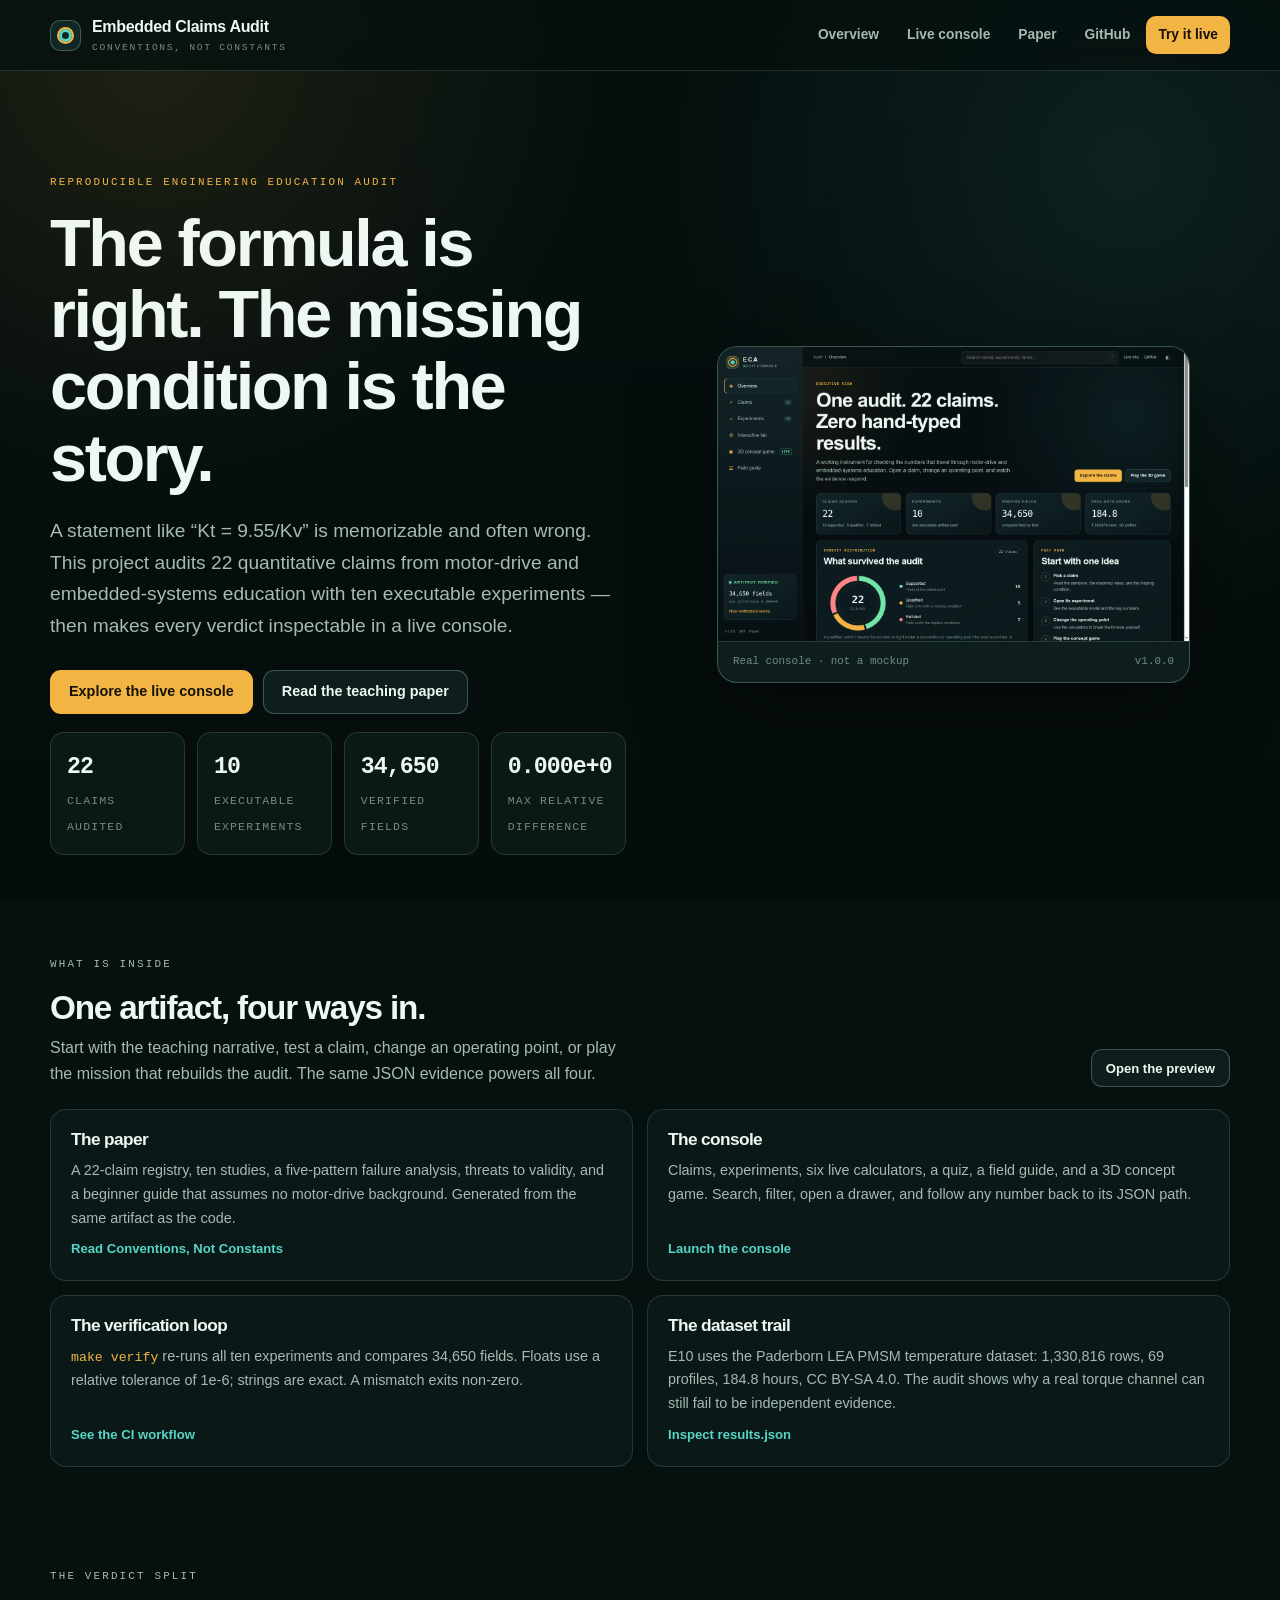
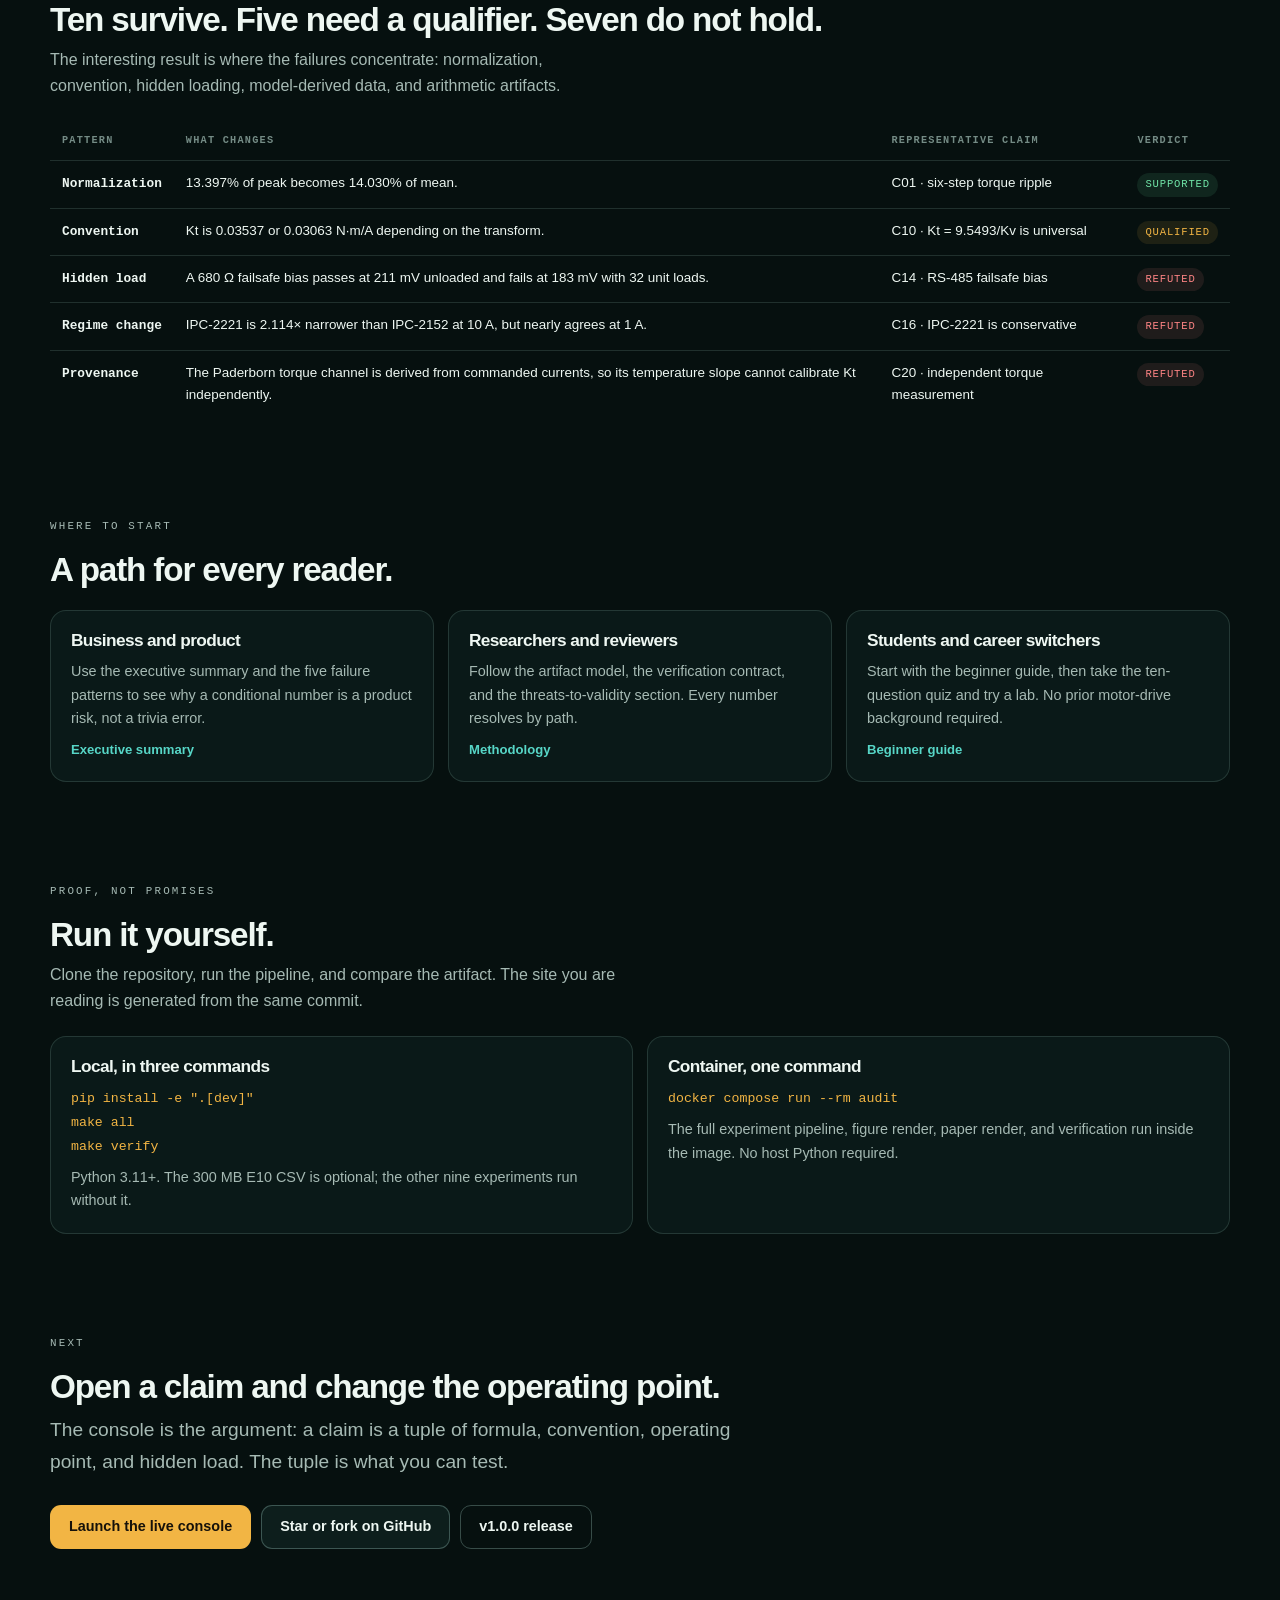
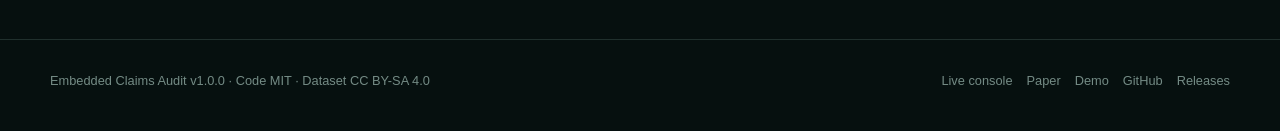
<file: index.html>
<!doctype html>
<html lang="en">
<head>
<meta charset="utf-8">
<meta name="viewport" content="width=device-width, initial-scale=1">
<title>Embedded Claims Audit — 22 claims, 10 experiments, zero hand-typed results</title>
<meta name="description" content="A reproducible audit of quantitative claims in motor-drive and embedded-systems education. 22 claims, 10 executable experiments, 34,650 verified fields, and a live console.">
<link rel="canonical" href="https://m0-ar.github.io/embedded-claims-audit/">
<meta property="og:type" content="website">
<meta property="og:title" content="Embedded Claims Audit">
<meta property="og:description" content="Conventions, not constants. 22 audited engineering claims, 10 executable experiments, and 34,650 verified fields.">
<meta property="og:url" content="https://m0-ar.github.io/embedded-claims-audit/">
<meta property="og:image" content="https://m0-ar.github.io/embedded-claims-audit/assets/og-image.png">
<meta name="twitter:card" content="summary_large_image">
<meta name="twitter:title" content="Embedded Claims Audit">
<meta name="twitter:description" content="Conventions, not constants. 22 audited engineering claims, 10 executable experiments, and 34,650 verified fields.">
<meta name="twitter:image" content="https://m0-ar.github.io/embedded-claims-audit/assets/og-image.png">
<link rel="icon" href="data:image/svg+xml,%3Csvg xmlns='http://www.w3.org/2000/svg' viewBox='0 0 64 64'%3E%3Crect width='64' height='64' rx='14' fill='%230b1416'/%3E%3Ccircle cx='32' cy='32' r='18' fill='none' stroke='%23f2b544' stroke-width='4'/%3E%3Ccircle cx='32' cy='32' r='6' fill='%2357d6c7'/%3E%3C/svg%3E">
<link rel="stylesheet" href="assets/site.css">
</head>
<body>
<a class="skip-link" href="#main">Skip to content</a>
<header class="site-head">
  <div class="wrap site-head-inner">
    <a class="brand" href="index.html"><span class="brand-mark" aria-hidden="true"></span><span>Embedded Claims Audit<small>Conventions, not constants</small></span></a>
    <nav class="site-nav" aria-label="Site">
      <a href="index.html" aria-current="page">Overview</a>
      <a href="preview.html">Live console</a>
      <a href="https://github.com/M0-AR/embedded-claims-audit/blob/main/README.md">Paper</a>
      <a href="https://github.com/M0-AR/embedded-claims-audit" rel="noopener">GitHub</a>
      <a class="cta" href="preview.html">Try it live</a>
    </nav>
  </div>
</header>

<main id="main">
  <div class="wrap">
    <section class="hero" aria-labelledby="hero-title">
      <div class="hero-grid">
        <div>
          <p class="eyebrow">Reproducible engineering education audit</p>
          <h1 id="hero-title">The formula is right. The missing condition is the story.</h1>
          <p class="lede">A statement like “Kt = 9.55/Kv” is memorizable and often wrong. This project audits 22 quantitative claims from motor-drive and embedded-systems education with ten executable experiments — then makes every verdict inspectable in a live console.</p>
          <div class="hero-actions">
            <a class="btn primary" href="preview.html">Explore the live console</a>
            <a class="btn" href="https://github.com/M0-AR/embedded-claims-audit/blob/main/README.md">Read the teaching paper</a>
          </div>
          <div class="stats" aria-label="Project at a glance">
            <div class="stat"><strong>22</strong><span>claims audited</span></div>
            <div class="stat"><strong>10</strong><span>executable experiments</span></div>
            <div class="stat"><strong>34,650</strong><span>verified fields</span></div>
            <div class="stat"><strong>0.000e+0</strong><span>max relative difference</span></div>
          </div>
        </div>
        <figure class="hero-shot">
          <img src="assets/console-overview.png" alt="Embedded Claims Audit console overview with verdict counts, verification panel, and claim rows" width="1440" height="900" fetchpriority="high">
          <figcaption class="shot-caption"><span>Real console · not a mockup</span><span>v1.0.0</span></figcaption>
        </figure>
      </div>
    </section>

    <section aria-labelledby="inside-title">
      <div class="section-head">
        <div>
          <p class="eyebrow">What is inside</p>
          <h2 id="inside-title">One artifact, four ways in.</h2>
          <p>Start with the teaching narrative, test a claim, change an operating point, or play the mission that rebuilds the audit. The same JSON evidence powers all four.</p>
        </div>
        <a class="btn small" href="preview.html">Open the preview</a>
      </div>
      <div class="grid-2">
        <article class="card">
          <h3>The paper</h3>
          <p>A 22-claim registry, ten studies, a five-pattern failure analysis, threats to validity, and a beginner guide that assumes no motor-drive background. Generated from the same artifact as the code.</p>
          <a class="more" href="https://github.com/M0-AR/embedded-claims-audit/blob/main/README.md">Read Conventions, Not Constants</a>
        </article>
        <article class="card">
          <h3>The console</h3>
          <p>Claims, experiments, six live calculators, a quiz, a field guide, and a 3D concept game. Search, filter, open a drawer, and follow any number back to its JSON path.</p>
          <a class="more" href="demo/app.html">Launch the console</a>
        </article>
        <article class="card">
          <h3>The verification loop</h3>
          <p><code>make verify</code> re-runs all ten experiments and compares 34,650 fields. Floats use a relative tolerance of 1e-6; strings are exact. A mismatch exits non-zero.</p>
          <a class="more" href="https://github.com/M0-AR/embedded-claims-audit/actions" rel="noopener">See the CI workflow</a>
        </article>
        <article class="card">
          <h3>The dataset trail</h3>
          <p>E10 uses the Paderborn LEA PMSM temperature dataset: 1,330,816 rows, 69 profiles, 184.8 hours, CC BY-SA 4.0. The audit shows why a real torque channel can still fail to be independent evidence.</p>
          <a class="more" href="results/results.json">Inspect results.json</a>
        </article>
      </div>
    </section>

    <section aria-labelledby="split-title">
      <div class="section-head">
        <div>
          <p class="eyebrow">The verdict split</p>
          <h2 id="split-title">Ten survive. Five need a qualifier. Seven do not hold.</h2>
          <p>The interesting result is where the failures concentrate: normalization, convention, hidden loading, model-derived data, and arithmetic artifacts.</p>
        </div>
      </div>
      <table class="audit-table">
        <thead><tr><th>Pattern</th><th>What changes</th><th>Representative claim</th><th>Verdict</th></tr></thead>
        <tbody>
          <tr><td><strong>Normalization</strong></td><td>13.397% of peak becomes 14.030% of mean.</td><td>C01 · six-step torque ripple</td><td><span class="verdict supported">supported</span></td></tr>
          <tr><td><strong>Convention</strong></td><td>Kt is 0.03537 or 0.03063 N·m/A depending on the transform.</td><td>C10 · Kt = 9.5493/Kv is universal</td><td><span class="verdict qualified">qualified</span></td></tr>
          <tr><td><strong>Hidden load</strong></td><td>A 680 Ω failsafe bias passes at 211 mV unloaded and fails at 183 mV with 32 unit loads.</td><td>C14 · RS-485 failsafe bias</td><td><span class="verdict refuted">refuted</span></td></tr>
          <tr><td><strong>Regime change</strong></td><td>IPC-2221 is 2.114× narrower than IPC-2152 at 10 A, but nearly agrees at 1 A.</td><td>C16 · IPC-2221 is conservative</td><td><span class="verdict refuted">refuted</span></td></tr>
          <tr><td><strong>Provenance</strong></td><td>The Paderborn torque channel is derived from commanded currents, so its temperature slope cannot calibrate Kt independently.</td><td>C20 · independent torque measurement</td><td><span class="verdict refuted">refuted</span></td></tr>
        </tbody>
      </table>
    </section>

    <section aria-labelledby="paths-title">
      <div class="section-head">
        <div>
          <p class="eyebrow">Where to start</p>
          <h2 id="paths-title">A path for every reader.</h2>
        </div>
      </div>
      <div class="grid-3">
        <article class="card"><h3>Business and product</h3><p>Use the executive summary and the five failure patterns to see why a conditional number is a product risk, not a trivia error.</p><a class="more" href="https://github.com/M0-AR/embedded-claims-audit/blob/main/README.md#executive-summary">Executive summary</a></article>
        <article class="card"><h3>Researchers and reviewers</h3><p>Follow the artifact model, the verification contract, and the threats-to-validity section. Every number resolves by path.</p><a class="more" href="https://github.com/M0-AR/embedded-claims-audit/blob/main/README.md#3-methodology">Methodology</a></article>
        <article class="card"><h3>Students and career switchers</h3><p>Start with the beginner guide, then take the ten-question quiz and try a lab. No prior motor-drive background required.</p><a class="more" href="https://github.com/M0-AR/embedded-claims-audit/blob/main/README.md#-beginner-guide--read-this-and-you-are-a-professional">Beginner guide</a></article>
      </div>
    </section>

    <section aria-labelledby="proof-title">
      <div class="section-head">
        <div>
          <p class="eyebrow">Proof, not promises</p>
          <h2 id="proof-title">Run it yourself.</h2>
          <p>Clone the repository, run the pipeline, and compare the artifact. The site you are reading is generated from the same commit.</p>
        </div>
      </div>
      <div class="grid-2">
        <article class="card"><h3>Local, in three commands</h3><p><code>pip install -e ".[dev]"</code><br><code>make all</code><br><code>make verify</code></p><p class="fine">Python 3.11+. The 300 MB E10 CSV is optional; the other nine experiments run without it.</p></article>
        <article class="card"><h3>Container, one command</h3><p><code>docker compose run --rm audit</code></p><p>The full experiment pipeline, figure render, paper render, and verification run inside the image. No host Python required.</p></article>
      </div>
    </section>

    <section aria-labelledby="cta-title">
      <div class="section-head">
        <div>
          <p class="eyebrow">Next</p>
          <h2 id="cta-title">Open a claim and change the operating point.</h2>
          <p class="lede">The console is the argument: a claim is a tuple of formula, convention, operating point, and hidden load. The tuple is what you can test.</p>
        </div>
      </div>
      <div class="hero-actions">
        <a class="btn primary" href="preview.html">Launch the live console</a>
        <a class="btn" href="https://github.com/M0-AR/embedded-claims-audit" rel="noopener">Star or fork on GitHub</a>
        <a class="btn ghost" href="https://github.com/M0-AR/embedded-claims-audit/releases/tag/v1.0.0" rel="noopener">v1.0.0 release</a>
      </div>
    </section>
  </div>
</main>

<footer class="site-foot">
  <div class="wrap site-foot-inner">
    <span>Embedded Claims Audit v1.0.0 · Code MIT · Dataset CC BY-SA 4.0</span>
    <nav aria-label="Footer">
      <a href="preview.html">Live console</a>
      <a href="https://github.com/M0-AR/embedded-claims-audit/blob/main/README.md">Paper</a>
      <a href="demo/app.html">Demo</a>
      <a href="https://github.com/M0-AR/embedded-claims-audit" rel="noopener">GitHub</a>
      <a href="https://github.com/M0-AR/embedded-claims-audit/releases" rel="noopener">Releases</a>
    </nav>
  </div>
</footer>
</body>
</html>
</file>
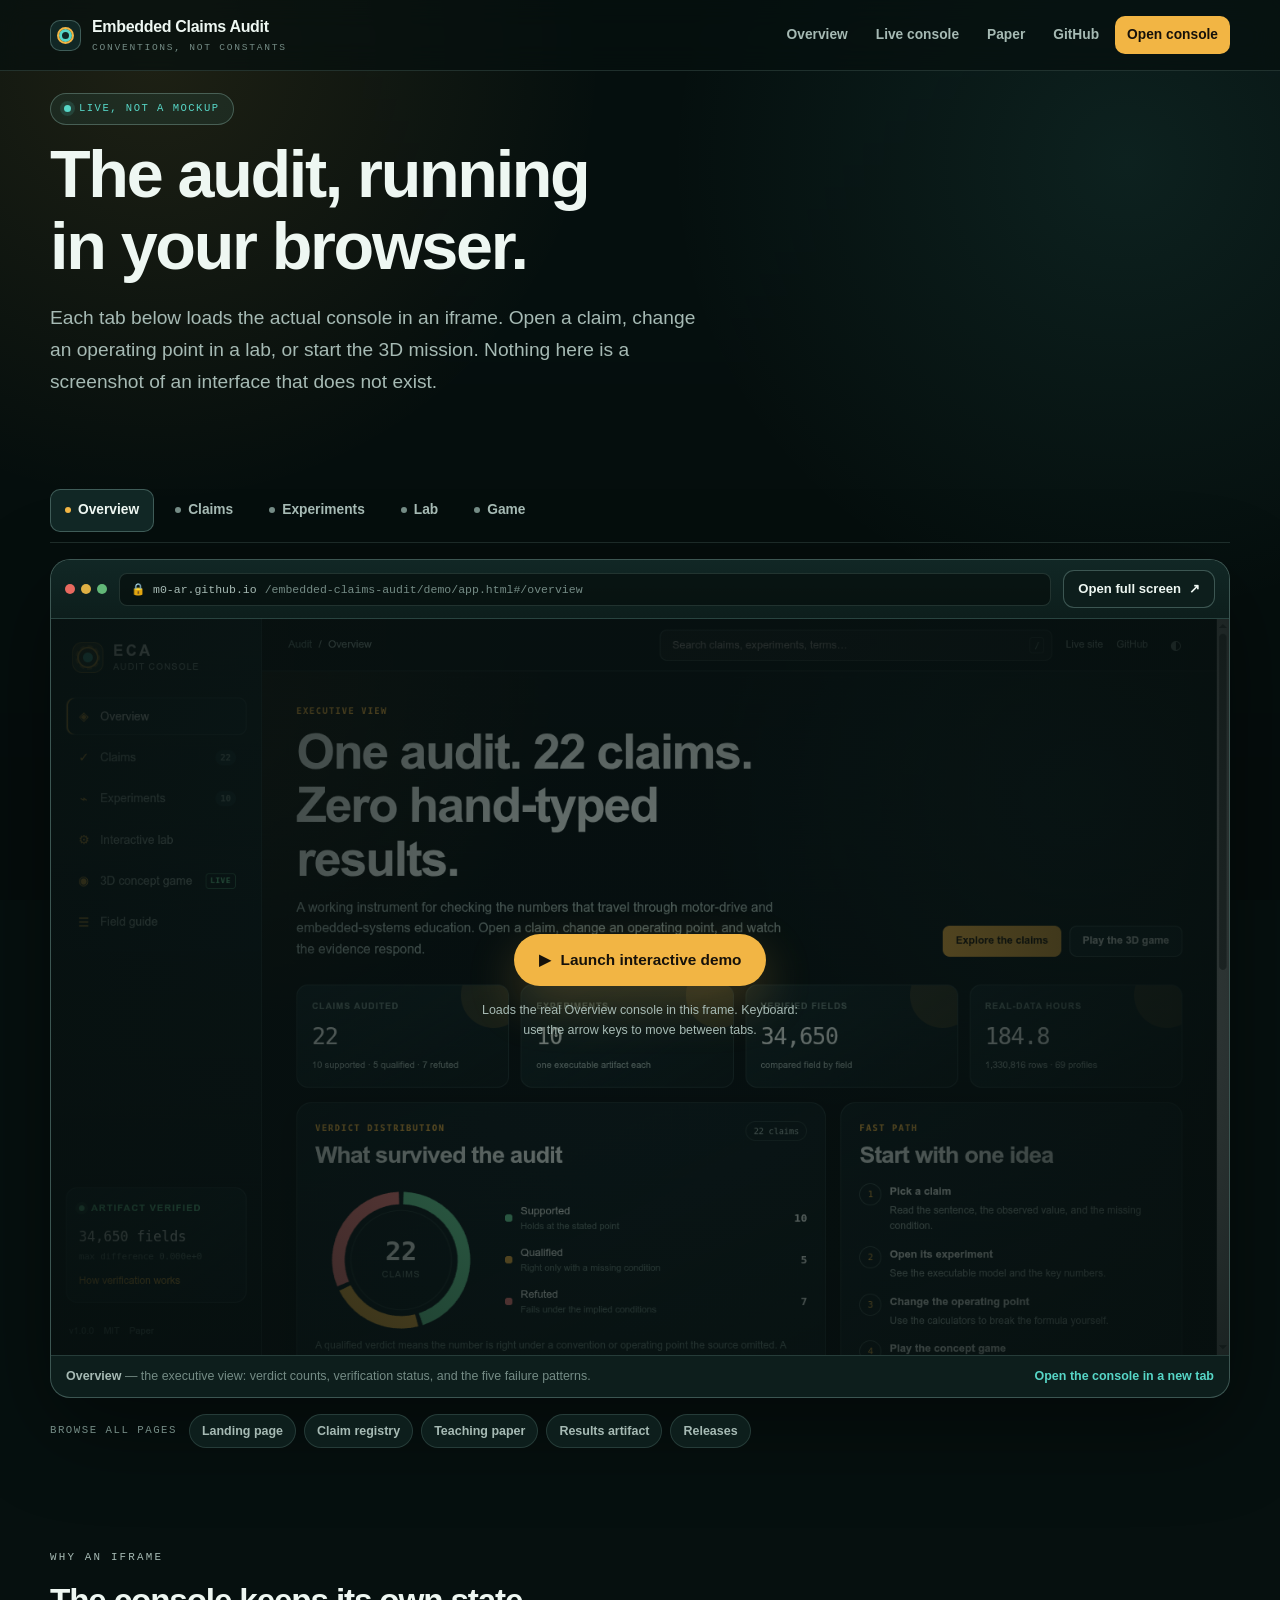
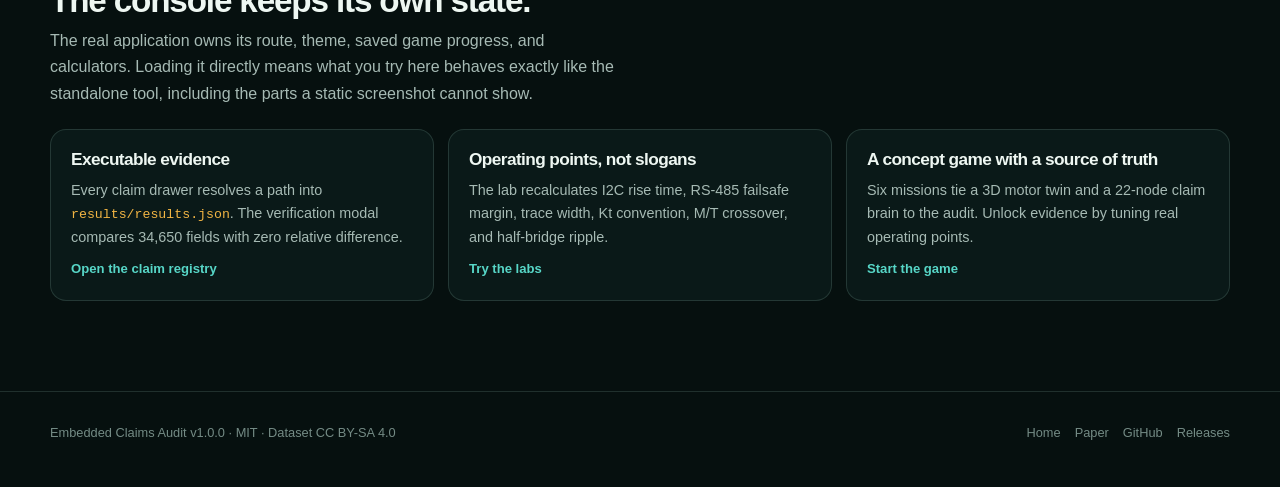
<file: preview.html>
<!doctype html>
<html lang="en">
<head>
<meta charset="utf-8">
<meta name="viewport" content="width=device-width, initial-scale=1">
<title>Live Console Preview — Embedded Claims Audit</title>
<meta name="description" content="Explore the real Embedded Claims Audit console: 22 claims, 10 executable experiments, live calculators, and a 3D concept game. Every number is resolved from executed artifacts.">
<link rel="canonical" href="https://m0-ar.github.io/embedded-claims-audit/preview.html">
<meta property="og:type" content="website">
<meta property="og:title" content="Live Console Preview — Embedded Claims Audit">
<meta property="og:description" content="22 audited engineering claims, 10 executable experiments, and 34,650 verified fields. Explore the real console, not a screenshot.">
<meta property="og:url" content="https://m0-ar.github.io/embedded-claims-audit/preview.html">
<meta property="og:image" content="https://m0-ar.github.io/embedded-claims-audit/assets/og-image.png">
<meta name="twitter:card" content="summary_large_image">
<meta name="twitter:title" content="Live Console Preview — Embedded Claims Audit">
<meta name="twitter:description" content="22 audited engineering claims, 10 executable experiments, and 34,650 verified fields.">
<meta name="twitter:image" content="https://m0-ar.github.io/embedded-claims-audit/assets/og-image.png">
<link rel="icon" href="data:image/svg+xml,%3Csvg xmlns='http://www.w3.org/2000/svg' viewBox='0 0 64 64'%3E%3Crect width='64' height='64' rx='14' fill='%230b1416'/%3E%3Ccircle cx='32' cy='32' r='18' fill='none' stroke='%23f2b544' stroke-width='4'/%3E%3Ccircle cx='32' cy='32' r='6' fill='%2357d6c7'/%3E%3C/svg%3E">
<link rel="stylesheet" href="assets/site.css">
</head>
<body>
<a class="skip-link" href="#main">Skip to content</a>
<header class="site-head">
  <div class="wrap site-head-inner">
    <a class="brand" href="index.html"><span class="brand-mark" aria-hidden="true"></span><span>Embedded Claims Audit<small>Conventions, not constants</small></span></a>
    <nav class="site-nav" aria-label="Site">
      <a href="index.html">Overview</a>
      <a href="preview.html" aria-current="page">Live console</a>
      <a href="https://github.com/M0-AR/embedded-claims-audit/blob/main/README.md">Paper</a>
      <a href="https://github.com/M0-AR/embedded-claims-audit" rel="noopener">GitHub</a>
      <a class="cta" href="demo/app.html" rel="noopener">Open console</a>
    </nav>
  </div>
</header>

<main id="main">
  <div class="wrap">
    <section class="hero preview-section" aria-labelledby="preview-title">
      <p class="preview-note">Live, not a mockup</p>
      <h1 id="preview-title">The audit, running in your browser.</h1>
      <p class="lede">Each tab below loads the actual console in an iframe. Open a claim, change an operating point in a lab, or start the 3D mission. Nothing here is a screenshot of an interface that does not exist.</p>
    </section>

    <section aria-labelledby="tabs-title">
      <h2 id="tabs-title" class="sr-only">Console views</h2>
      <div class="tablist" role="tablist" aria-label="Console views">
        <button class="tab" role="tab" id="tab-overview" aria-controls="panel-overview" aria-selected="true" tabindex="0" data-route="overview"><span class="dot" aria-hidden="true"></span>Overview</button>
        <button class="tab" role="tab" id="tab-claims" aria-controls="panel-claims" aria-selected="false" tabindex="-1" data-route="claims"><span class="dot" aria-hidden="true"></span>Claims</button>
        <button class="tab" role="tab" id="tab-experiments" aria-controls="panel-experiments" aria-selected="false" tabindex="-1" data-route="experiments"><span class="dot" aria-hidden="true"></span>Experiments</button>
        <button class="tab" role="tab" id="tab-lab" aria-controls="panel-lab" aria-selected="false" tabindex="-1" data-route="lab"><span class="dot" aria-hidden="true"></span>Lab</button>
        <button class="tab" role="tab" id="tab-game" aria-controls="panel-game" aria-selected="false" tabindex="-1" data-route="game"><span class="dot" aria-hidden="true"></span>Game</button>
      </div>

      <div class="browser">
        <div class="browser-bar">
          <div class="dots" aria-hidden="true"><span></span><span></span><span></span></div>
          <div class="url-bar" aria-label="Demo address"><span class="lock" aria-hidden="true">&#x1F512;</span><strong>m0-ar.github.io</strong><span id="urlPath">/embedded-claims-audit/demo/app.html#/overview</span></div>
          <div class="browser-actions">
            <a class="btn small" id="openFull" href="demo/app.html#/overview" target="_blank" rel="noopener">Open full screen <span aria-hidden="true">&#x2197;</span></a>
          </div>
        </div>

        <div class="stage" id="stage">
          <div class="panel" role="tabpanel" id="panel-overview" aria-labelledby="tab-overview" tabindex="0" data-route="overview"></div>
          <div class="panel" role="tabpanel" id="panel-claims" aria-labelledby="tab-claims" tabindex="0" data-route="claims" hidden></div>
          <div class="panel" role="tabpanel" id="panel-experiments" aria-labelledby="tab-experiments" tabindex="0" data-route="experiments" hidden></div>
          <div class="panel" role="tabpanel" id="panel-lab" aria-labelledby="tab-lab" tabindex="0" data-route="lab" hidden></div>
          <div class="panel" role="tabpanel" id="panel-game" aria-labelledby="tab-game" tabindex="0" data-route="game" hidden></div>
          <div class="poster" id="poster">
            <img src="assets/console-overview.png" alt="The Embedded Claims Audit console overview, showing claim verdicts and verification status" width="1440" height="900">
            <div class="poster-cta">
              <button class="play" id="launch" type="button"><span aria-hidden="true">&#x25B6;</span> Launch interactive demo</button>
              <small>Loads the real Overview console in this frame. Keyboard: use the arrow keys to move between tabs.</small>
            </div>
          </div>
          <noscript><div class="poster-cta"><p>The live preview needs JavaScript. <a href="demo/app.html">Open the console directly</a>.</p></div></noscript>
        </div>

        <div class="stage-caption">
          <span><strong id="captionLabel">Overview</strong> — <span id="captionText">the executive view: verdict counts, verification status, and the five failure patterns.</span></span>
          <a href="demo/app.html" target="_blank" rel="noopener">Open the console in a new tab</a>
        </div>
      </div>

      <div class="browse-all" aria-label="Browse all pages">
        <span>Browse all pages</span>
        <a class="chip" href="index.html">Landing page</a>
        <a class="chip" href="demo/app.html#/claims">Claim registry</a>
        <a class="chip" href="https://github.com/M0-AR/embedded-claims-audit/blob/main/README.md">Teaching paper</a>
        <a class="chip" href="results/results.json">Results artifact</a>
        <a class="chip" href="https://github.com/M0-AR/embedded-claims-audit/releases" rel="noopener">Releases</a>
      </div>
    </section>

    <section aria-labelledby="why-title">
      <div class="section-head">
        <div>
          <p class="eyebrow">Why an iframe</p>
          <h2 id="why-title">The console keeps its own state.</h2>
          <p>The real application owns its route, theme, saved game progress, and calculators. Loading it directly means what you try here behaves exactly like the standalone tool, including the parts a static screenshot cannot show.</p>
        </div>
      </div>
      <div class="grid-3">
        <article class="card"><h3>Executable evidence</h3><p>Every claim drawer resolves a path into <code>results/results.json</code>. The verification modal compares 34,650 fields with zero relative difference.</p><a class="more" href="demo/app.html#/claims">Open the claim registry</a></article>
        <article class="card"><h3>Operating points, not slogans</h3><p>The lab recalculates I2C rise time, RS-485 failsafe margin, trace width, Kt convention, M/T crossover, and half-bridge ripple.</p><a class="more" href="demo/app.html#/lab">Try the labs</a></article>
        <article class="card"><h3>A concept game with a source of truth</h3><p>Six missions tie a 3D motor twin and a 22-node claim brain to the audit. Unlock evidence by tuning real operating points.</p><a class="more" href="demo/app.html#/game">Start the game</a></article>
      </div>
    </section>
  </div>
</main>

<footer class="site-foot">
  <div class="wrap site-foot-inner">
    <span>Embedded Claims Audit v1.0.0 · MIT · Dataset CC BY-SA 4.0</span>
    <nav aria-label="Footer">
      <a href="index.html">Home</a>
      <a href="https://github.com/M0-AR/embedded-claims-audit/blob/main/README.md">Paper</a>
      <a href="https://github.com/M0-AR/embedded-claims-audit" rel="noopener">GitHub</a>
      <a href="https://github.com/M0-AR/embedded-claims-audit/releases" rel="noopener">Releases</a>
    </nav>
  </div>
</footer>

<script>
(() => {
  const tabs = Array.from(document.querySelectorAll('[role="tab"]'));
  const panels = Array.from(document.querySelectorAll('[role="tabpanel"]'));
  const poster = document.getElementById('poster');
  const urlPath = document.getElementById('urlPath');
  const openFull = document.getElementById('openFull');
  const captionLabel = document.getElementById('captionLabel');
  const captionText = document.getElementById('captionText');
  const copy = {
    overview: ['Overview', 'the executive view: verdict counts, verification status, and the five failure patterns.'],
    claims: ['Claims', 'the searchable registry of 22 statements, each with an observed value and a path into the artifact.'],
    experiments: ['Experiments', 'ten executable studies with charts, parameters, hidden patterns, and linked claims.'],
    lab: ['Lab', 'six calculators that move with your inputs: I2C, RS-485, IPC-2221/2152, Kt, M/T, and half-bridge ripple.'],
    game: ['Game', 'six missions that unlock the claim brain by tuning a 3D PMSM digital twin.']
  };
  let active = null;
  let started = false;

  function select(tab, focus) {
    const route = tab.dataset.route;
    active = route;
    tabs.forEach((item) => {
      const on = item === tab;
      item.setAttribute('aria-selected', String(on));
      item.tabIndex = on ? 0 : -1;
    });
    panels.forEach((panel) => {
      const on = panel.dataset.route === route;
      panel.hidden = !on;
      if (!on) {
        const frame = panel.querySelector('iframe');
        if (frame) frame.remove();
      }
    });
    const panel = document.getElementById(`panel-${route}`);
    if (started && !panel.querySelector('iframe')) {
      const frame = document.createElement('iframe');
      frame.src = `demo/app.html?embed=1#/${route}`;
      frame.title = `${copy[route][0]} view of the Embedded Claims Audit console`;
      frame.loading = 'eager';
      frame.allow = 'fullscreen';
      panel.appendChild(frame);
    }
    if (started) poster.hidden = true;
    urlPath.textContent = `/embedded-claims-audit/demo/app.html#/${route}`;
    openFull.href = `demo/app.html#/${route}`;
    openFull.setAttribute('aria-label', `Open the ${copy[route][0]} view full screen in a new tab`);
    captionLabel.textContent = copy[route][0];
    captionText.textContent = copy[route][1];
    if (focus) tab.focus();
  }

  function launch() {
    started = true;
    select(document.getElementById(`tab-${active || 'overview'}`), false);
    const panel = document.getElementById(`panel-${active || 'overview'}`);
    panel.focus({ preventScroll: true });
  }

  tabs.forEach((tab) => tab.addEventListener('click', () => {
    started = true;
    select(tab, false);
  }));
  document.getElementById('launch').addEventListener('click', launch);

  document.querySelector('[role="tablist"]').addEventListener('keydown', (event) => {
    const index = tabs.indexOf(document.activeElement);
    if (index < 0) return;
    let next = index;
    if (event.key === 'ArrowRight') next = (index + 1) % tabs.length;
    else if (event.key === 'ArrowLeft') next = (index - 1 + tabs.length) % tabs.length;
    else if (event.key === 'Home') next = 0;
    else if (event.key === 'End') next = tabs.length - 1;
    else return;
    event.preventDefault();
    started = true;
    select(tabs[next], true);
  });

  select(tabs[0], false);
})();
</script>
</body>
</html>
</file>
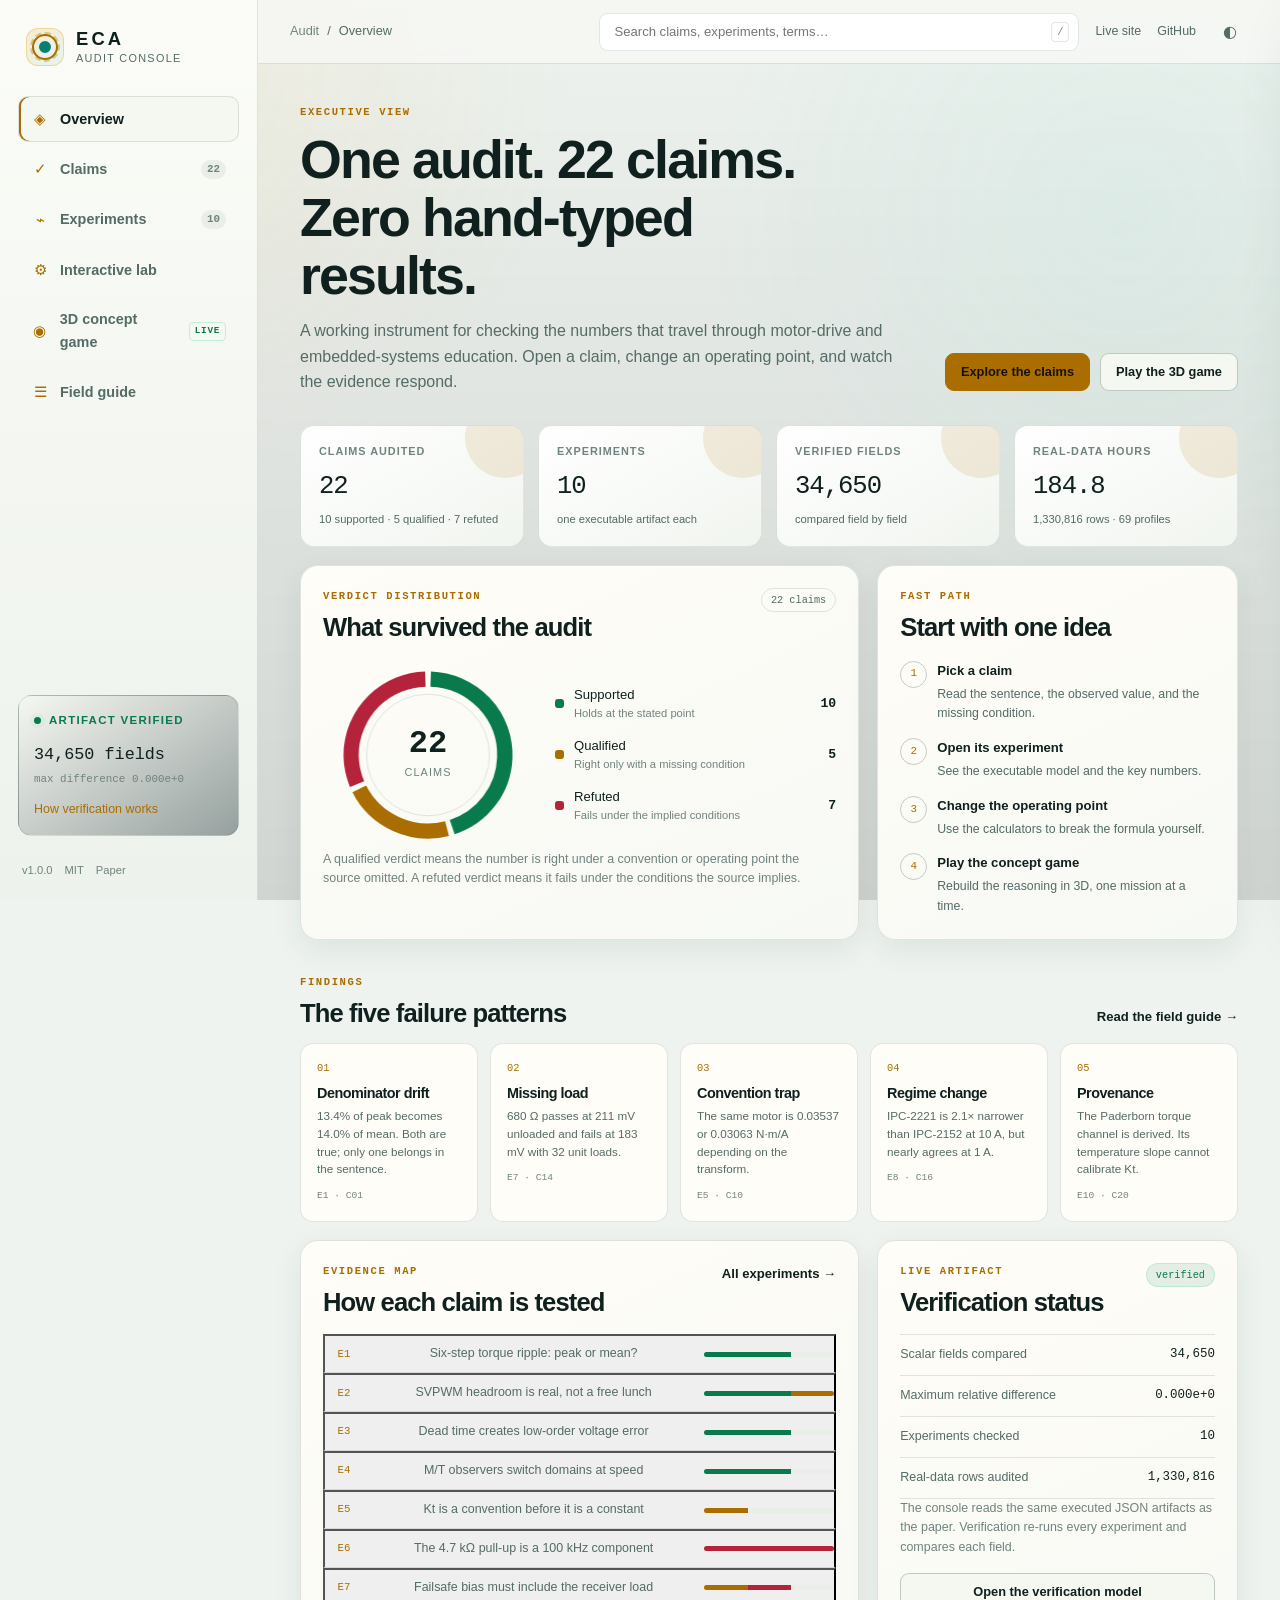
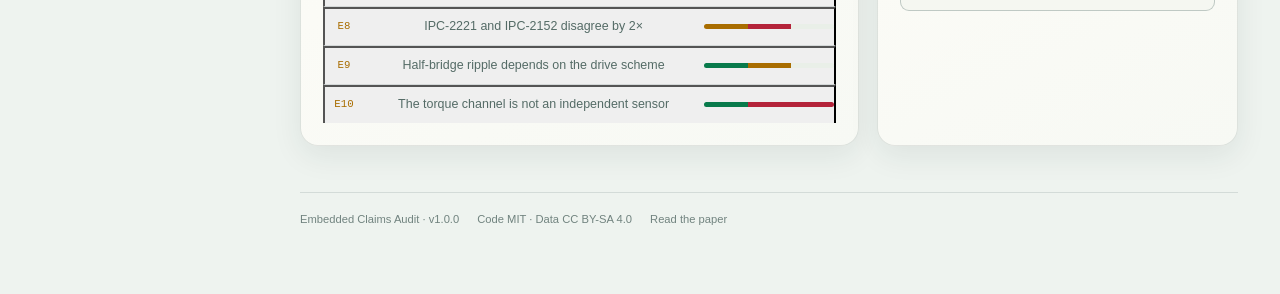
<file: demo/app.html>
<!doctype html>
<html lang="en" data-theme="dark">
<head>
<meta charset="utf-8">
<meta name="viewport" content="width=device-width, initial-scale=1">
<title>Embedded Claims Audit — Live Console</title>
<meta name="description" content="Explore 22 audited engineering claims, 10 executable experiments, live calculators, and a 3D concept game. Every number comes from executed artifacts.">
<link rel="icon" href="data:image/svg+xml,%3Csvg xmlns='http://www.w3.org/2000/svg' viewBox='0 0 64 64'%3E%3Crect width='64' height='64' rx='14' fill='%230b1416'/%3E%3Ccircle cx='32' cy='32' r='18' fill='none' stroke='%23f2b544' stroke-width='4'/%3E%3Ccircle cx='32' cy='32' r='6' fill='%2357d6c7'/%3E%3C/svg%3E">
<link rel="stylesheet" href="app.css?v=3">
</head>
<body>
<a class="skip-link" href="#main">Skip to content</a>
<div class="app-shell">
  <aside class="sidebar" id="sidebar" aria-label="Console navigation">
    <a class="brand" href="#/overview" aria-label="Embedded Claims Audit home">
      <span class="brand-mark" aria-hidden="true"><span></span></span>
      <span class="brand-text"><strong>ECA</strong><small>Audit Console</small></span>
    </a>
    <nav class="side-nav" aria-label="Sections">
      <button class="nav-item" data-route="overview"><span class="nav-icon" aria-hidden="true">◈</span><span>Overview</span></button>
      <button class="nav-item" data-route="claims"><span class="nav-icon" aria-hidden="true">✓</span><span>Claims</span><span class="nav-count" id="navClaims">22</span></button>
      <button class="nav-item" data-route="experiments"><span class="nav-icon" aria-hidden="true">⌁</span><span>Experiments</span><span class="nav-count">10</span></button>
      <button class="nav-item" data-route="lab"><span class="nav-icon" aria-hidden="true">⚙</span><span>Interactive lab</span></button>
      <button class="nav-item" data-route="game"><span class="nav-icon" aria-hidden="true">◉</span><span>3D concept game</span><span class="nav-live">LIVE</span></button>
      <button class="nav-item" data-route="guide"><span class="nav-icon" aria-hidden="true">☰</span><span>Field guide</span></button>
    </nav>
    <div class="side-card">
      <div class="side-card-head"><span class="status-dot"></span><span>Artifact verified</span></div>
      <div class="side-metric" id="sideFields">34,650 fields</div>
      <div class="side-sub" id="sideDiff">max difference 0.000e+0</div>
      <button class="text-btn" id="verifyInfo">How verification works</button>
    </div>
    <div class="side-foot">
      <span>v1.0.0</span><span>MIT</span><a href="https://github.com/M0-AR/embedded-claims-audit/blob/main/README.md">Paper</a>
    </div>
  </aside>

  <div class="workspace">
    <header class="topbar">
      <button class="icon-btn menu-btn" id="menuBtn" aria-label="Open navigation" aria-expanded="false" aria-controls="sidebar">☰</button>
      <div class="crumb"><span class="crumb-root">Audit</span><span aria-hidden="true">/</span><span id="crumb">Overview</span></div>
      <div class="search-wrap">
        <label class="sr-only" for="globalSearch">Search claims, experiments, and terms</label>
        <input id="globalSearch" type="search" placeholder="Search claims, experiments, terms…" autocomplete="off" spellcheck="false">
        <kbd>/</kbd>
        <div class="search-results" id="searchResults" hidden></div>
      </div>
      <a class="top-link" href="../preview.html">Live site</a>
      <a class="top-link" id="repoLink" href="https://github.com/M0-AR/embedded-claims-audit" rel="noopener">GitHub</a>
      <button class="icon-btn" id="themeBtn" aria-label="Switch color theme">◐</button>
    </header>

    <main id="main" tabindex="-1">
      <section class="page" data-page="overview">
        <div class="page-head">
          <div>
            <p class="eyebrow">Executive view</p>
            <h1>One audit. 22 claims. Zero hand-typed results.</h1>
            <p class="lede">A working instrument for checking the numbers that travel through motor-drive and embedded-systems education. Open a claim, change an operating point, and watch the evidence respond.</p>
          </div>
          <div class="head-actions">
            <button class="btn primary" data-go="claims">Explore the claims</button>
            <button class="btn" data-go="game">Play the 3D game</button>
          </div>
        </div>

        <div class="kpi-row" id="kpiRow"></div>

        <div class="grid two-one">
          <article class="card verdict-card">
            <div class="card-head"><div><p class="eyebrow">Verdict distribution</p><h2>What survived the audit</h2></div><span class="pill" id="claimsPill">22 claims</span></div>
            <div class="verdict-layout">
              <div class="donut-wrap"><canvas id="verdictDonut" aria-label="Verdict distribution: 10 supported, 5 qualified, 7 refuted"></canvas><div class="donut-center"><strong id="donutTotal">22</strong><span>claims</span></div></div>
              <div class="legend" id="verdictLegend"></div>
            </div>
            <p class="fine">A qualified verdict means the number is right under a convention or operating point the source omitted. A refuted verdict means it fails under the conditions the source implies.</p>
          </article>
          <article class="card">
            <div class="card-head"><div><p class="eyebrow">Fast path</p><h2>Start with one idea</h2></div></div>
            <ol class="start-list">
              <li><button class="text-link" data-go="claims">Pick a claim</button><span>Read the sentence, the observed value, and the missing condition.</span></li>
              <li><button class="text-link" data-go="experiments">Open its experiment</button><span>See the executable model and the key numbers.</span></li>
              <li><button class="text-link" data-go="lab">Change the operating point</button><span>Use the calculators to break the formula yourself.</span></li>
              <li><button class="text-link" data-go="game">Play the concept game</button><span>Rebuild the reasoning in 3D, one mission at a time.</span></li>
            </ol>
          </article>
        </div>

        <div class="section-head"><div><p class="eyebrow">Findings</p><h2>The five failure patterns</h2></div><button class="text-link" data-go="guide">Read the field guide →</button></div>
        <div class="pattern-grid" id="patternGrid"></div>

        <div class="grid two-one">
          <article class="card">
            <div class="card-head"><div><p class="eyebrow">Evidence map</p><h2>How each claim is tested</h2></div><button class="text-link" data-go="experiments">All experiments →</button></div>
            <div class="evidence-map" id="evidenceMap"></div>
          </article>
          <article class="card">
            <div class="card-head"><div><p class="eyebrow">Live artifact</p><h2>Verification status</h2></div><span class="status-pill" id="verifyPill">verified</span></div>
            <div class="verify-block">
              <div class="verify-row"><span>Scalar fields compared</span><strong id="verifyFields">34,650</strong></div>
              <div class="verify-row"><span>Maximum relative difference</span><strong id="verifyDiff">0.000e+0</strong></div>
              <div class="verify-row"><span>Experiments checked</span><strong id="verifyExps">10</strong></div>
              <div class="verify-row"><span>Real-data rows audited</span><strong id="verifyRows">1,330,816</strong></div>
            </div>
            <p class="fine">The console reads the same executed JSON artifacts as the paper. Verification re-runs every experiment and compares each field.</p>
            <button class="btn wide" id="openVerify">Open the verification model</button>
          </article>
        </div>
      </section>

      <section class="page" data-page="claims" hidden>
        <div class="page-head">
          <div><p class="eyebrow">Claim registry</p><h1>22 sentences that sound universal</h1><p class="lede">Each claim was transcribed, normalized, and tested at a stated operating point. Filter by verdict or experiment, then open the evidence.</p></div>
          <div class="head-actions"><button class="btn" id="downloadClaims">Download JSON</button></div>
        </div>
        <div class="filter-bar">
          <div class="seg" id="verdictFilter" role="group" aria-label="Filter by verdict">
            <button class="seg-btn active" data-filter="all" aria-pressed="true">All <span>22</span></button>
            <button class="seg-btn" data-filter="supported" aria-pressed="false">Supported <span>10</span></button>
            <button class="seg-btn" data-filter="qualified" aria-pressed="false">Qualified <span>5</span></button>
            <button class="seg-btn" data-filter="refuted" aria-pressed="false">Refuted <span>7</span></button>
          </div>
          <label class="select-wrap"><span class="sr-only">Filter by experiment</span><select id="experimentFilter"><option value="all">All experiments</option></select></label>
          <label class="search-field"><span class="sr-only">Search claims</span><input id="claimSearch" type="search" placeholder="Search claims…"></label>
        </div>
        <div class="table-card">
          <div class="table-meta"><span id="claimCount">22 claims</span><span class="fine">Click a row to open the evidence</span></div>
          <div class="claim-table-wrap">
            <table class="claim-table">
              <thead><tr><th>ID</th><th>Claim</th><th>Exp.</th><th>Observed</th><th>Expected</th><th>Verdict</th><th><span class="sr-only">Open</span></th></tr></thead>
              <tbody id="claimRows"></tbody>
            </table>
          </div>
          <div class="empty" id="claimEmpty" hidden>No claims match those filters.</div>
        </div>
      </section>

      <section class="page" data-page="experiments" hidden>
        <div class="page-head">
          <div><p class="eyebrow">Executable evidence</p><h1>Ten experiments, one artifact format</h1><p class="lede">Closed-form identities, switching-level simulation, commercial datasheets, and a 185-hour public PMSM dataset. Open a card for the mechanism and the numbers.</p></div>
        </div>
        <div class="experiment-grid" id="experimentGrid"></div>
      </section>

      <section class="page" data-page="lab" hidden>
        <div class="page-head">
          <div><p class="eyebrow">Interactive lab</p><h1>Break the formula yourself</h1><p class="lede">Six calculators built from the same equations as the experiments. Move a control and watch the operating point, the convention, or the hidden load change the answer.</p></div>
        </div>
        <div class="lab-grid" id="labGrid"></div>
        <div class="callout"><strong>Why this matters:</strong> a calculator that returns one number hides the tuple. These calculators show the window, the pass/fail boundary, and the condition that the source sentence leaves out.</div>
      </section>

      <section class="page game-page" data-page="game" hidden>
        <div class="page-head">
          <div><p class="eyebrow">3D concept game</p><h1>Torque Trail: rebuild the audit</h1><p class="lede">Tune a virtual PMSM drive, hit each mission target, and watch a 3D concept network light up. Every mission maps to a real experiment; the voice explains the idea when a node comes online.</p></div>
          <div class="head-actions"><button class="btn" id="gameHelp">How to play</button></div>
        </div>
        <div id="gameRoot"></div>
      </section>

      <section class="page" data-page="guide" hidden>
        <div class="page-head">
          <div><p class="eyebrow">Field guide</p><h1>From “sounds right” to “show me the artifact”</h1><p class="lede">A short path through the ideas, a glossary you can use in a design review, and a knowledge check that explains every answer.</p></div>
        </div>
        <div class="guide-layout">
          <div class="guide-main">
            <div class="module-list" id="moduleList"></div>
            <article class="card quiz-card" id="quizCard">
              <div class="card-head"><div><p class="eyebrow">Knowledge check</p><h2>Can you spot the missing condition?</h2></div><span class="pill" id="quizProgress">1 / 10</span></div>
              <div id="quizBody"></div>
            </article>
          </div>
          <aside class="guide-side">
            <article class="card"><div class="card-head"><div><p class="eyebrow">Glossary</p><h2>Speak the language</h2></div></div><div class="glossary" id="glossary"></div></article>
            <article class="card"><div class="card-head"><div><p class="eyebrow">Use it in a review</p><h2>Three questions</h2></div></div><ol class="review-list"><li>What is the denominator?</li><li>What is the operating point?</li><li>What load or convention is hidden?</li></ol><p class="fine">If the sentence cannot answer all three, it is not yet a result.</p></article>
          </aside>
        </div>
      </section>

      <footer class="app-footer">
        <span>Embedded Claims Audit · v1.0.0</span>
        <span>Code MIT · Data CC BY-SA 4.0</span>
        <a href="https://github.com/M0-AR/embedded-claims-audit/blob/main/README.md">Read the paper</a>
      </footer>
    </main>
  </div>
</div>

<div class="scrim" id="scrim" hidden></div>
<aside class="drawer" id="drawer" aria-hidden="true" aria-labelledby="drawerTitle" tabindex="-1">
  <div class="drawer-head"><span class="eyebrow" id="drawerKind">Claim</span><button class="icon-btn" id="drawerClose" aria-label="Close details">×</button></div>
  <div class="drawer-body" id="drawerBody"></div>
</aside>
<div class="toast" id="toast" role="status" aria-live="polite"></div>
<div class="modal" id="verifyModal" hidden role="dialog" aria-modal="true" aria-labelledby="verifyTitle">
  <div class="modal-card">
    <div class="drawer-head"><span class="eyebrow">Reproducibility</span><button class="icon-btn" data-close-modal aria-label="Close">×</button></div>
    <h2 id="verifyTitle">The verification loop</h2>
    <p>Every experiment returns a JSON payload. <code>make verify</code> re-runs all ten experiments and compares the fresh payload with the stored artifact field by field.</p>
    <div class="verify-code">$ make verify<br><span>ok e01_sixstep</span><br><span>ok e02_svpwm</span><br>…<br><strong>checked 10 experiment(s), 34,650 scalar field(s)</strong><br><strong>max relative difference 0.000e+00</strong></div>
    <p class="fine">Numeric fields use a relative tolerance of 1e-6 (1e-5 for the real-data regression) and an absolute tolerance of 1e-9. Strings and booleans must match exactly. The Paderborn dataset is optional; E10 is skipped when it is absent.</p>
    <button class="btn primary wide" data-close-modal>Got it</button>
  </div>
</div>
<script src="data.js?v=2"></script>
<script src="game.js?v=5"></script>
<script src="app.js?v=9"></script>
</body>
</html>
</file>
<file: assets/site.css>
:root {
  --bg: #06100f;
  --bg-2: #0a1716;
  --panel: #0d1e1c;
  --panel-2: #112725;
  --line: rgba(168, 214, 205, 0.16);
  --line-strong: rgba(168, 214, 205, 0.3);
  --ink: #eef7f2;
  --muted: #a6bab4;
  --dim: #748b85;
  --amber: #f2b544;
  --teal: #57d6c7;
  --green: #71e6a8;
  --red: #ff8585;
  --violet: #c4a2ff;
  --shadow: 0 30px 90px rgba(0, 0, 0, 0.45);
  --radius: 20px;
  --mono: "SFMono-Regular", "Cascadia Code", "Roboto Mono", Menlo, Consolas, monospace;
  --sans: "Avenir Next", "Segoe UI", "Helvetica Neue", Arial, sans-serif;
  --serif: "Iowan Old Style", "Palatino Linotype", Georgia, serif;
}

* { box-sizing: border-box; }
[hidden] { display: none !important; }
html { scroll-behavior: smooth; }
body {
  margin: 0;
  background: var(--bg);
  color: var(--ink);
  font-family: var(--sans);
  font-size: 16px;
  line-height: 1.65;
  -webkit-font-smoothing: antialiased;
}
body::before {
  content: "";
  position: fixed;
  inset: 0;
  pointer-events: none;
  background:
    radial-gradient(circle at 12% 6%, rgba(242, 181, 68, 0.1), transparent 32%),
    radial-gradient(circle at 88% 18%, rgba(87, 214, 199, 0.09), transparent 34%),
    linear-gradient(180deg, transparent, rgba(0, 0, 0, 0.16));
  z-index: -1;
}
a { color: inherit; text-decoration: none; }
img, iframe, svg { max-width: 100%; }
img { display: block; height: auto; }
button { font: inherit; color: inherit; cursor: pointer; }
h1, h2, h3, p { margin: 0; }
h1, h2, h3 { letter-spacing: -0.035em; line-height: 1.08; font-weight: 650; }
h1 { font-size: clamp(2.3rem, 5.2vw, 4.4rem); max-width: 16ch; }
h2 { font-size: clamp(1.5rem, 2.6vw, 2.2rem); }
h3 { font-size: 1.08rem; }
code, kbd { font-family: var(--mono); }
code { color: var(--amber); font-size: 0.92em; }
::selection { background: var(--amber); color: #101010; }
:focus-visible { outline: 2px solid var(--amber); outline-offset: 3px; }
.sr-only {
  position: absolute; width: 1px; height: 1px; padding: 0; margin: -1px;
  overflow: hidden; clip: rect(0, 0, 0, 0); white-space: nowrap; border: 0;
}
.skip-link {
  position: absolute; left: 16px; top: -60px; z-index: 100;
  background: var(--amber); color: #101010; padding: 10px 16px; border-radius: 10px; font-weight: 700;
}
.skip-link:focus { top: 14px; }

.wrap { width: min(1180px, calc(100% - 44px)); margin: 0 auto; }
.site-head {
  border-bottom: 1px solid var(--line);
  background: rgba(6, 16, 15, 0.72);
  backdrop-filter: blur(14px);
  position: sticky; top: 0; z-index: 40;
}
.site-head-inner { display: flex; align-items: center; justify-content: space-between; gap: 18px; padding: 14px 0; }
.brand { display: inline-flex; align-items: center; gap: 11px; font-weight: 700; letter-spacing: -0.02em; }
.brand-mark {
  width: 31px; height: 31px; border-radius: 10px; display: grid; place-items: center;
  background: var(--panel-2); border: 1px solid var(--line-strong);
}
.brand-mark::before {
  content: ""; width: 13px; height: 13px; border-radius: 50%;
  border: 2px solid var(--amber); box-shadow: inset 0 0 0 3px var(--teal);
}
.brand small { display: block; color: var(--dim); font-family: var(--mono); font-size: 0.6rem; letter-spacing: 0.18em; text-transform: uppercase; font-weight: 500; }
.site-nav { display: flex; align-items: center; gap: 4px; flex-wrap: wrap; }
.site-nav a {
  padding: 8px 12px; border-radius: 10px; color: var(--muted); font-size: 0.86rem; font-weight: 600;
}
.site-nav a:hover { color: var(--ink); background: var(--panel-2); }
.site-nav a.cta { background: var(--amber); color: #16110a; }
.site-nav a.cta:hover { background: #ffc75d; color: #16110a; }

.hero { padding: clamp(48px, 8vw, 104px) 0 46px; }
.eyebrow {
  font-family: var(--mono); font-size: 0.68rem; letter-spacing: 0.2em; text-transform: uppercase;
  color: var(--amber); margin-bottom: 16px;
}
.lede { color: var(--muted); font-size: clamp(1.02rem, 1.5vw, 1.2rem); max-width: 62ch; margin-top: 20px; }
.hero-actions { display: flex; flex-wrap: wrap; gap: 10px; margin-top: 28px; }
.btn {
  display: inline-flex; align-items: center; justify-content: center; gap: 8px;
  min-height: 44px; padding: 0 18px; border-radius: 11px; border: 1px solid var(--line-strong);
  background: var(--panel); font-weight: 650; font-size: 0.9rem; transition: transform 0.15s ease, background 0.15s ease;
}
.btn:hover { transform: translateY(-1px); background: var(--panel-2); }
.btn.primary { background: var(--amber); border-color: transparent; color: #16110a; }
.btn.primary:hover { background: #ffc75d; }
.btn.ghost { background: transparent; }
.btn.small { min-height: 38px; padding: 0 14px; font-size: 0.82rem; }

.hero-grid { display: grid; grid-template-columns: minmax(0, 1.02fr) minmax(0, 0.98fr); gap: clamp(28px, 4vw, 56px); align-items: center; }
.hero-shot { border: 1px solid var(--line-strong); border-radius: var(--radius); overflow: hidden; box-shadow: var(--shadow); background: var(--panel); }
.hero-shot img { width: 100%; }
.shot-caption { padding: 11px 15px; border-top: 1px solid var(--line); color: var(--dim); font-family: var(--mono); font-size: 0.68rem; display: flex; justify-content: space-between; gap: 10px; }

.stats { display: grid; grid-template-columns: repeat(4, minmax(0, 1fr)); gap: 12px; margin: 18px 0 0; }
.stat { border: 1px solid var(--line); border-radius: 14px; background: rgba(13, 30, 28, 0.7); padding: 15px 16px; }
.stat strong { display: block; font-family: var(--mono); font-size: 1.45rem; letter-spacing: -0.04em; color: var(--ink); }
.stat span { color: var(--dim); font-size: 0.72rem; text-transform: uppercase; letter-spacing: 0.1em; font-family: var(--mono); }

section { padding: 46px 0; }
.section-head { display: flex; align-items: flex-end; justify-content: space-between; gap: 18px; margin-bottom: 22px; }
.section-head p { color: var(--muted); max-width: 64ch; margin-top: 9px; }
.grid-3 { display: grid; grid-template-columns: repeat(3, minmax(0, 1fr)); gap: 14px; }
.grid-2 { display: grid; grid-template-columns: repeat(2, minmax(0, 1fr)); gap: 14px; }
.card {
  border: 1px solid var(--line); border-radius: 16px; background: rgba(13, 30, 28, 0.72);
  padding: 20px; display: flex; flex-direction: column; gap: 8px;
}
.card h3 { margin-bottom: 2px; }
.card p { color: var(--muted); font-size: 0.9rem; }
.card .tag { margin-top: auto; padding-top: 12px; font-family: var(--mono); font-size: 0.64rem; letter-spacing: 0.14em; text-transform: uppercase; color: var(--amber); }
.card a.more { color: var(--teal); font-size: 0.82rem; font-weight: 650; margin-top: auto; }
.card a.more:hover { text-decoration: underline; text-underline-offset: 3px; }

.preview-section { padding-top: 22px; }
.preview-note {
  display: inline-flex; align-items: center; gap: 8px; border: 1px solid var(--line-strong);
  border-radius: 999px; padding: 6px 13px; font-family: var(--mono); font-size: 0.66rem;
  letter-spacing: 0.14em; text-transform: uppercase; color: var(--teal); background: rgba(87, 214, 199, 0.08);
  margin-bottom: 14px;
}
.preview-note::before { content: ""; width: 7px; height: 7px; border-radius: 50%; background: var(--teal); box-shadow: 0 0 0 4px rgba(87, 214, 199, 0.14); }

.tablist { display: flex; flex-wrap: wrap; gap: 6px; border-bottom: 1px solid var(--line); padding-bottom: 10px; }
.tab {
  border: 1px solid transparent; background: transparent; color: var(--muted);
  padding: 9px 14px; border-radius: 10px; font-size: 0.86rem; font-weight: 650;
}
.tab:hover { background: var(--panel-2); color: var(--ink); }
.tab[aria-selected="true"] { background: var(--panel-2); border-color: var(--line-strong); color: var(--ink); }
.tab .dot { display: inline-block; width: 6px; height: 6px; border-radius: 50%; background: var(--dim); margin-right: 7px; vertical-align: 1px; }
.tab[aria-selected="true"] .dot { background: var(--amber); }

.browser {
  margin-top: 16px; border: 1px solid var(--line-strong); border-radius: var(--radius);
  overflow: hidden; background: var(--panel); box-shadow: var(--shadow);
}
.browser-bar {
  display: flex; align-items: center; gap: 12px; padding: 10px 14px;
  background: linear-gradient(180deg, var(--panel-2), var(--panel)); border-bottom: 1px solid var(--line);
}
.dots { display: flex; gap: 6px; }
.dots span { width: 10px; height: 10px; border-radius: 50%; background: #324642; }
.dots span:nth-child(1) { background: #e8695f; }
.dots span:nth-child(2) { background: #dfb044; }
.dots span:nth-child(3) { background: #62b878; }
.url-bar {
  flex: 1; min-width: 0; display: flex; align-items: center; gap: 8px;
  background: rgba(4, 10, 9, 0.6); border: 1px solid var(--line); border-radius: 8px;
  padding: 6px 11px; color: var(--dim); font-family: var(--mono); font-size: 0.72rem;
  white-space: nowrap; overflow: hidden; text-overflow: ellipsis;
}
.url-bar .lock { color: var(--green); flex: none; }
.url-bar strong { color: var(--muted); font-weight: 500; }
.browser-actions { display: flex; align-items: center; gap: 8px; flex: none; }

.stage { position: relative; background: #081311; aspect-ratio: 16 / 10; }
.panel { position: absolute; inset: 0; }
.stage iframe { width: 100%; height: 100%; border: 0; display: block; background: var(--bg); }
.poster {
  position: absolute; inset: 0; display: grid; place-items: center; overflow: hidden;
  background: #081311;
}
.poster img { width: 100%; height: 100%; object-fit: cover; opacity: 0.55; }
.poster-cta {
  position: absolute; inset: 0; display: flex; flex-direction: column; align-items: center; justify-content: center;
  gap: 14px; background: radial-gradient(circle at 50% 48%, rgba(7, 16, 15, 0.1), rgba(7, 16, 15, 0.86));
  text-align: center; padding: 24px;
}
.play {
  display: inline-flex; align-items: center; gap: 10px; min-height: 52px; padding: 0 24px;
  border-radius: 999px; border: 1px solid rgba(242, 181, 68, 0.5); background: var(--amber);
  color: #16110a; font-weight: 750; font-size: 0.96rem; box-shadow: 0 18px 50px rgba(242, 181, 68, 0.24);
}
.play:hover { background: #ffc75d; }
.poster-cta small { color: var(--muted); font-size: 0.78rem; max-width: 46ch; }
.panel[hidden] { display: none; }
.stage-caption {
  display: flex; justify-content: space-between; align-items: center; gap: 14px; flex-wrap: wrap;
  padding: 10px 15px; border-top: 1px solid var(--line); color: var(--dim); font-size: 0.78rem;
}
.stage-caption strong { color: var(--muted); font-weight: 600; }
.stage-caption a { color: var(--teal); font-weight: 600; }
.stage-caption a:hover { text-decoration: underline; text-underline-offset: 3px; }

.browse-all { margin-top: 16px; display: flex; flex-wrap: wrap; align-items: center; gap: 8px; }
.browse-all span { color: var(--dim); font-family: var(--mono); font-size: 0.67rem; letter-spacing: 0.14em; text-transform: uppercase; margin-right: 4px; }
.chip {
  display: inline-flex; align-items: center; min-height: 34px; padding: 0 12px; border-radius: 999px;
  border: 1px solid var(--line); background: var(--panel); color: var(--muted); font-size: 0.78rem; font-weight: 600;
}
.chip:hover { color: var(--ink); border-color: var(--line-strong); background: var(--panel-2); }

.audit-table { width: 100%; border-collapse: collapse; font-size: 0.84rem; margin-top: 6px; }
.audit-table th, .audit-table td { text-align: left; padding: 11px 12px; border-bottom: 1px solid var(--line); vertical-align: top; }
.audit-table th { color: var(--dim); font-family: var(--mono); font-size: 0.64rem; letter-spacing: 0.12em; text-transform: uppercase; font-weight: 600; }
.audit-table td strong { font-family: var(--mono); font-size: 0.8rem; }
.audit-table tr:last-child td { border-bottom: 0; }
.verdict { display: inline-flex; align-items: center; gap: 6px; font-family: var(--mono); font-size: 0.66rem; text-transform: uppercase; letter-spacing: 0.08em; padding: 3px 8px; border-radius: 999px; }
.verdict.supported { color: var(--green); background: rgba(113, 230, 168, 0.1); }
.verdict.qualified { color: var(--amber); background: rgba(242, 181, 68, 0.1); }
.verdict.refuted { color: var(--red); background: rgba(255, 133, 133, 0.1); }

.quote { border-left: 2px solid var(--amber); padding: 4px 0 4px 18px; color: var(--muted); font-family: var(--serif); font-size: 1.08rem; }
.fine { color: var(--dim); font-size: 0.78rem; }

.site-foot { border-top: 1px solid var(--line); margin-top: 44px; padding: 30px 0 44px; }
.site-foot-inner { display: flex; flex-wrap: wrap; justify-content: space-between; gap: 18px; color: var(--dim); font-size: 0.8rem; }
.site-foot nav { display: flex; flex-wrap: wrap; gap: 14px; }
.site-foot a:hover { color: var(--ink); }

.notfound { min-height: 72vh; display: grid; place-items: center; text-align: center; padding: 60px 0; }
.notfound h1 { max-width: none; font-size: clamp(3.4rem, 12vw, 8rem); color: var(--amber); }
.notfound p { color: var(--muted); max-width: 52ch; margin: 14px auto 24px; }

@media (max-width: 900px) {
  .hero-grid { grid-template-columns: 1fr; }
  .hero-shot { order: -1; }
  .stats { grid-template-columns: repeat(2, minmax(0, 1fr)); }
  .grid-3 { grid-template-columns: 1fr; }
  .grid-2 { grid-template-columns: 1fr; }
  .site-nav a:not(.cta) { display: none; }
}
@media (max-width: 640px) {
  .wrap { width: calc(100% - 28px); }
  section { padding: 34px 0; }
  .browser-actions .btn span.full { display: none; }
  .stage { aspect-ratio: 4 / 5; }
  .audit-table th:nth-child(2), .audit-table td:nth-child(2) { display: none; }
  .url-bar { font-size: 0.62rem; }
  .section-head { flex-direction: column; align-items: flex-start; }
}
@media (prefers-reduced-motion: reduce) {
  html { scroll-behavior: auto; }
  * { transition: none !important; }
}
</file>
<file: demo/app.css>
:root {
  --bg: #071013;
  --bg-2: #0a171a;
  --panel: #0e1d20;
  --panel-2: #122529;
  --panel-3: #173034;
  --line: rgba(177, 214, 207, 0.15);
  --line-strong: rgba(177, 214, 207, 0.28);
  --ink: #edf6f2;
  --muted: #a1b6b1;
  --dim: #708984;
  --amber: #f2b544;
  --amber-soft: rgba(242, 181, 68, 0.14);
  --teal: #57d6c7;
  --teal-soft: rgba(87, 214, 199, 0.13);
  --green: #71e6a8;
  --green-soft: rgba(113, 230, 168, 0.13);
  --red: #ff8585;
  --red-soft: rgba(255, 133, 133, 0.13);
  --violet: #c4a2ff;
  --shadow: 0 28px 80px rgba(0, 0, 0, 0.34);
  --shadow-soft: 0 12px 34px rgba(0, 0, 0, 0.18);
  --radius: 18px;
  --mono: "SFMono-Regular", "Cascadia Code", "Roboto Mono", Menlo, Consolas, monospace;
  --sans: "Avenir Next", "Segoe UI", "Helvetica Neue", Arial, sans-serif;
  --serif: "Iowan Old Style", "Palatino Linotype", Georgia, serif;
}

[data-theme="light"] {
  --bg: #eef3ef;
  --bg-2: #f6f8f4;
  --panel: #fffdf8;
  --panel-2: #f5f7f1;
  --panel-3: #e9efe8;
  --line: rgba(18, 54, 50, 0.12);
  --line-strong: rgba(18, 54, 50, 0.24);
  --ink: #10201e;
  --muted: #546b66;
  --dim: #71837f;
  --amber: #a96d00;
  --amber-soft: rgba(169, 109, 0, 0.12);
  --teal: #087f76;
  --teal-soft: rgba(8, 127, 118, 0.1);
  --green: #087a4b;
  --green-soft: rgba(8, 122, 75, 0.1);
  --red: #b4233a;
  --red-soft: rgba(180, 35, 58, 0.09);
  --violet: #6947a8;
  --shadow: 0 24px 60px rgba(24, 55, 48, 0.12);
  --shadow-soft: 0 10px 30px rgba(24, 55, 48, 0.08);
}

* { box-sizing: border-box; }
html { scroll-behavior: smooth; }
body {
  margin: 0;
  background: var(--bg);
  color: var(--ink);
  font-family: var(--sans);
  font-size: 15px;
  line-height: 1.6;
  -webkit-font-smoothing: antialiased;
}
body::before {
  content: "";
  position: fixed;
  inset: 0;
  pointer-events: none;
  background:
    radial-gradient(circle at 12% 8%, rgba(242, 181, 68, 0.09), transparent 30%),
    radial-gradient(circle at 88% 24%, rgba(87, 214, 199, 0.07), transparent 32%),
    linear-gradient(180deg, transparent, rgba(0, 0, 0, 0.12));
  z-index: -1;
}
a { color: inherit; text-decoration: none; }
button, input, select { font: inherit; color: inherit; }
button { cursor: pointer; }
canvas { display: block; max-width: 100%; }
h1, h2, h3, p { margin: 0; }
h1, h2, h3 { letter-spacing: -0.035em; line-height: 1.08; font-weight: 650; }
h1 { font-size: clamp(2.1rem, 4.2vw, 4rem); max-width: 18ch; }
h2 { font-size: clamp(1.35rem, 2vw, 1.85rem); }
h3 { font-size: 1.05rem; }
code { font-family: var(--mono); font-size: 0.9em; color: var(--amber); }
::selection { background: var(--amber); color: #101010; }
:focus-visible { outline: 2px solid var(--amber); outline-offset: 3px; }
.sr-only {
  position: absolute; width: 1px; height: 1px; padding: 0; margin: -1px;
  overflow: hidden; clip: rect(0, 0, 0, 0); white-space: nowrap; border: 0;
}
.skip-link {
  position: fixed; left: 12px; top: -60px; z-index: 100;
  background: var(--amber); color: #121212; padding: 10px 16px; border-radius: 8px;
  font-weight: 700;
}
.skip-link:focus { top: 12px; }

.app-shell { display: flex; min-height: 100vh; }
.sidebar {
  width: 258px; flex: 0 0 258px; position: sticky; top: 0; height: 100vh;
  display: flex; flex-direction: column; gap: 26px;
  padding: 26px 18px 20px; border-right: 1px solid var(--line);
  background: linear-gradient(180deg, rgba(18, 37, 41, 0.92), rgba(7, 16, 19, 0.96));
  z-index: 40;
}
[data-theme="light"] .sidebar { background: linear-gradient(180deg, #fbfcf7, #edf2ec); }
.brand { display: flex; align-items: center; gap: 12px; padding: 2px 8px 4px; }
.brand-mark {
  width: 38px; height: 38px; border-radius: 12px; display: grid; place-items: center;
  background: linear-gradient(145deg, rgba(242, 181, 68, 0.22), rgba(87, 214, 199, 0.13));
  border: 1px solid rgba(242, 181, 68, 0.48); position: relative;
}
.brand-mark::before, .brand-mark::after, .brand-mark span {
  content: ""; position: absolute; border-radius: 50%; border: 2px solid var(--amber);
}
.brand-mark::before { width: 22px; height: 22px; }
.brand-mark::after { width: 8px; height: 8px; background: var(--teal); border-color: var(--teal); }
.brand-mark span { width: 30px; height: 30px; border-style: dashed; opacity: 0.35; }
.brand-text { display: flex; flex-direction: column; line-height: 1.1; }
.brand-text strong { font-size: 1.15rem; letter-spacing: 0.17em; }
.brand-text small { color: var(--muted); font-size: 0.68rem; letter-spacing: 0.12em; text-transform: uppercase; margin-top: 4px; }
.side-nav { display: flex; flex-direction: column; gap: 4px; }
.nav-item {
  width: 100%; display: flex; align-items: center; gap: 11px; text-align: left;
  padding: 10px 12px; border: 1px solid transparent; border-radius: 10px;
  background: transparent; color: var(--muted); font-size: 0.9rem; font-weight: 550;
  transition: background 160ms, color 160ms, border-color 160ms;
}
.nav-item:hover { background: rgba(255, 255, 255, 0.04); color: var(--ink); }
.nav-item.active { background: var(--panel-2); color: var(--ink); border-color: var(--line); box-shadow: inset 2px 0 0 var(--amber); }
.nav-icon { width: 18px; text-align: center; color: var(--amber); font-size: 0.95rem; }
.nav-count { margin-left: auto; font-family: var(--mono); font-size: 0.68rem; color: var(--dim); background: var(--panel-3); padding: 1px 6px; border-radius: 20px; }
.nav-live { margin-left: auto; font-family: var(--mono); font-size: 0.58rem; color: var(--green); border: 1px solid rgba(113, 230, 168, 0.4); padding: 1px 5px; border-radius: 4px; letter-spacing: 0.08em; }
.side-card {
  margin-top: auto; padding: 15px; border: 1px solid var(--line); border-radius: 14px;
  background: linear-gradient(145deg, var(--panel-2), rgba(18, 37, 41, 0.4));
}
.side-card-head { display: flex; align-items: center; gap: 8px; color: var(--green); font-size: 0.72rem; text-transform: uppercase; letter-spacing: 0.11em; font-weight: 700; }
.status-dot { width: 7px; height: 7px; border-radius: 50%; background: var(--green); box-shadow: 0 0 0 4px rgba(113, 230, 168, 0.12); }
.side-metric { font-family: var(--mono); font-size: 1.05rem; margin-top: 12px; color: var(--ink); }
.side-sub { color: var(--dim); font-family: var(--mono); font-size: 0.68rem; margin-top: 2px; }
.text-btn { border: 0; background: none; color: var(--amber); padding: 12px 0 0; font-size: 0.78rem; text-align: left; }
.text-btn:hover { text-decoration: underline; }
.side-foot { display: flex; gap: 12px; color: var(--dim); font-size: 0.7rem; padding: 0 4px; }
.side-foot a:hover { color: var(--ink); }

.workspace { min-width: 0; flex: 1; }
.topbar {
  position: sticky; top: 0; z-index: 30; height: 64px;
  display: flex; align-items: center; gap: 16px; padding: 0 32px;
  background: rgba(7, 16, 19, 0.82); border-bottom: 1px solid var(--line);
  backdrop-filter: blur(18px);
}
[data-theme="light"] .topbar { background: rgba(246, 248, 244, 0.88); }
.crumb { display: flex; gap: 8px; align-items: center; color: var(--muted); font-size: 0.8rem; white-space: nowrap; }
.crumb-root { color: var(--dim); }
.search-wrap { position: relative; flex: 1; max-width: 480px; margin-left: auto; }
.search-wrap input {
  width: 100%; height: 38px; padding: 0 44px 0 14px; border-radius: 9px;
  border: 1px solid var(--line); background: rgba(255, 255, 255, 0.035); color: var(--ink);
  font-size: 0.82rem;
}
[data-theme="light"] .search-wrap input { background: #fff; }
.search-wrap input:focus { border-color: var(--amber); outline: none; box-shadow: 0 0 0 3px var(--amber-soft); }
.search-wrap kbd {
  position: absolute; right: 10px; top: 9px; font-family: var(--mono); font-size: 0.65rem;
  color: var(--dim); border: 1px solid var(--line); border-radius: 4px; padding: 1px 5px;
}
.search-results {
  position: absolute; top: 46px; left: 0; right: 0; background: var(--panel);
  border: 1px solid var(--line-strong); border-radius: 12px; box-shadow: var(--shadow);
  padding: 6px; max-height: 420px; overflow: auto;
}
.search-hit { display: flex; gap: 10px; align-items: flex-start; width: 100%; border: 0; background: none; text-align: left; padding: 9px 10px; border-radius: 8px; }
.search-hit:hover { background: var(--panel-2); }
.search-hit .id { font-family: var(--mono); font-size: 0.68rem; color: var(--amber); white-space: nowrap; padding-top: 2px; }
.search-hit .txt { font-size: 0.78rem; color: var(--muted); }
.search-empty { padding: 14px; color: var(--dim); font-size: 0.8rem; }
.top-link { color: var(--muted); font-size: 0.78rem; white-space: nowrap; }
.top-link:hover { color: var(--ink); }
.icon-btn {
  width: 36px; height: 36px; border-radius: 9px; border: 1px solid transparent;
  background: transparent; color: var(--muted); font-size: 1rem; display: grid; place-items: center;
}
.icon-btn:hover { background: var(--panel-2); color: var(--ink); border-color: var(--line); }
.menu-btn { display: none; }
main { max-width: 1380px; margin: 0 auto; padding: 40px 42px 64px; outline: none; }
.page { animation: rise 380ms ease both; }
@keyframes rise { from { opacity: 0; transform: translateY(8px); } to { opacity: 1; transform: none; } }
.page-head { display: flex; align-items: flex-end; justify-content: space-between; gap: 30px; margin-bottom: 30px; }
.page-head .lede { max-width: 68ch; margin-top: 14px; color: var(--muted); font-size: 1rem; }
.head-actions { display: flex; gap: 10px; flex-wrap: wrap; justify-content: flex-end; padding-bottom: 4px; }
.eyebrow { font-family: var(--mono); text-transform: uppercase; letter-spacing: 0.15em; color: var(--amber); font-size: 0.66rem; font-weight: 700; margin-bottom: 9px; }
.lede { color: var(--muted); }
.fine { color: var(--dim); font-size: 0.78rem; line-height: 1.55; }
.btn {
  display: inline-flex; align-items: center; justify-content: center; gap: 8px;
  height: 38px; padding: 0 15px; border-radius: 9px; border: 1px solid var(--line-strong);
  background: var(--panel-2); color: var(--ink); font-size: 0.8rem; font-weight: 600;
  transition: transform 150ms, background 150ms, border-color 150ms;
}
.btn:hover { transform: translateY(-1px); border-color: var(--amber); background: var(--panel-3); }
.btn.primary { background: var(--amber); color: #17120a; border-color: var(--amber); }
.btn.primary:hover { background: #ffd06d; }
.btn.wide { width: 100%; margin-top: 16px; }
.pill, .status-pill {
  display: inline-flex; align-items: center; gap: 6px; font-family: var(--mono); font-size: 0.64rem;
  border: 1px solid var(--line); border-radius: 30px; padding: 3px 9px; color: var(--muted);
  white-space: nowrap;
}
.status-pill { color: var(--green); border-color: rgba(113, 230, 168, 0.35); background: var(--green-soft); }
.card {
  background: linear-gradient(155deg, var(--panel), rgba(14, 29, 32, 0.78));
  border: 1px solid var(--line); border-radius: var(--radius); padding: 22px;
  box-shadow: var(--shadow-soft); min-width: 0;
}
[data-theme="light"] .card { background: linear-gradient(155deg, #fffdf8, #f7f9f4); }
.card-head { display: flex; align-items: flex-start; justify-content: space-between; gap: 16px; margin-bottom: 18px; }
.card-head h2 { margin-top: 0; }
.kpi-row { display: grid; grid-template-columns: repeat(4, minmax(0, 1fr)); gap: 14px; margin-bottom: 18px; }
.kpi {
  padding: 17px 18px; border: 1px solid var(--line); border-radius: 14px;
  background: linear-gradient(150deg, var(--panel-2), rgba(14, 29, 32, 0.6));
  position: relative; overflow: hidden;
}
[data-theme="light"] .kpi { background: linear-gradient(150deg, #fff, #f1f5ef); }
.kpi::after { content: ""; position: absolute; right: -22px; top: -28px; width: 80px; height: 80px; border-radius: 50%; background: var(--amber-soft); }
.kpi-label { color: var(--dim); font-size: 0.68rem; text-transform: uppercase; letter-spacing: 0.09em; font-weight: 650; }
.kpi-value { font-family: var(--mono); font-size: clamp(1.35rem, 2vw, 1.75rem); margin-top: 7px; letter-spacing: -0.04em; }
.kpi-sub { color: var(--muted); font-size: 0.7rem; margin-top: 3px; }
.grid { display: grid; gap: 18px; margin-bottom: 18px; }
.two-one { grid-template-columns: minmax(0, 1.55fr) minmax(0, 1fr); }
.verdict-layout { display: grid; grid-template-columns: 210px 1fr; align-items: center; gap: 22px; }
.donut-wrap { position: relative; width: 190px; height: 190px; margin: 0 auto; }
.donut-center { position: absolute; inset: 0; display: grid; place-content: center; text-align: center; pointer-events: none; }
.donut-center strong { font-family: var(--mono); font-size: 2rem; line-height: 1; }
.donut-center span { color: var(--dim); font-size: 0.68rem; text-transform: uppercase; letter-spacing: 0.1em; margin-top: 4px; }
.legend { display: flex; flex-direction: column; gap: 12px; }
.legend-item { display: grid; grid-template-columns: 9px 1fr auto; gap: 10px; align-items: center; font-size: 0.82rem; }
.legend-dot { width: 9px; height: 9px; border-radius: 3px; }
.legend-item strong { font-family: var(--mono); font-size: 0.82rem; }
.legend-item small { color: var(--dim); display: block; font-size: 0.7rem; }
.start-list { list-style: none; padding: 0; margin: 0; counter-reset: step; display: grid; gap: 13px; }
.start-list li { display: grid; grid-template-columns: 27px minmax(0, 1fr); gap: 4px 10px; align-items: start; counter-increment: step; }
.start-list li::before {
  content: counter(step); width: 25px; height: 25px; border-radius: 50%; display: grid; place-items: center;
  border: 1px solid var(--line-strong); color: var(--amber); font-family: var(--mono); font-size: 0.68rem; margin-top: 1px;
  grid-row: 1 / span 2;
}
.start-list li > button { grid-column: 2; grid-row: 1; justify-self: start; }
.start-list span { color: var(--muted); font-size: 0.77rem; display: block; grid-column: 2; grid-row: 2; }
.text-link { border: 0; background: none; padding: 0; color: var(--ink); font-weight: 650; font-size: 0.82rem; text-align: left; }
.text-link:hover { color: var(--amber); text-decoration: underline; text-underline-offset: 3px; }
.section-head { display: flex; align-items: flex-end; justify-content: space-between; gap: 20px; margin: 34px 0 16px; }
.pattern-grid { display: grid; grid-template-columns: repeat(5, minmax(0, 1fr)); gap: 12px; margin-bottom: 18px; }
.pattern {
  border: 1px solid var(--line); border-radius: 13px; padding: 16px; background: var(--panel);
  min-height: 154px; transition: transform 160ms, border-color 160ms;
}
.pattern:hover { transform: translateY(-2px); border-color: var(--line-strong); }
.pattern-num { font-family: var(--mono); color: var(--amber); font-size: 0.65rem; }
.pattern h3 { font-size: 0.9rem; margin: 9px 0 6px; }
.pattern p { color: var(--muted); font-size: 0.73rem; line-height: 1.5; }
.pattern-tag { display: inline-block; margin-top: 10px; font-family: var(--mono); font-size: 0.6rem; color: var(--dim); }
.evidence-map { display: flex; flex-direction: column; }
.evidence-row { display: grid; grid-template-columns: 38px 1fr 130px; gap: 10px; align-items: center; padding: 8px 0; border-bottom: 1px solid var(--line); font-size: 0.78rem; }
.evidence-row:last-child { border-bottom: 0; }
.evidence-row .eid { font-family: var(--mono); color: var(--amber); font-size: 0.67rem; }
.evidence-row .ename { color: var(--muted); overflow: hidden; text-overflow: ellipsis; white-space: nowrap; }
.verdict-bars { display: flex; height: 5px; border-radius: 4px; overflow: hidden; background: var(--panel-3); }
.verdict-bars span { display: block; height: 100%; }
.verify-block { display: grid; gap: 0; border-top: 1px solid var(--line); }
.verify-row { display: flex; justify-content: space-between; gap: 14px; padding: 10px 0; border-bottom: 1px solid var(--line); font-size: 0.78rem; color: var(--muted); }
.verify-row strong { font-family: var(--mono); color: var(--ink); font-weight: 500; }
.verify-row + .verify-row { margin-top: 0; }

.filter-bar { display: flex; gap: 10px; align-items: center; flex-wrap: wrap; margin-bottom: 14px; }
.seg { display: flex; gap: 3px; padding: 3px; border: 1px solid var(--line); border-radius: 10px; background: var(--panel); }
.seg-btn { border: 0; background: none; color: var(--muted); padding: 6px 10px; border-radius: 7px; font-size: 0.74rem; }
.seg-btn span { font-family: var(--mono); font-size: 0.62rem; color: var(--dim); margin-left: 3px; }
.seg-btn.active { background: var(--panel-3); color: var(--ink); box-shadow: inset 0 0 0 1px var(--line); }
.select-wrap select, .search-field input {
  height: 36px; border: 1px solid var(--line); border-radius: 9px; background: var(--panel);
  padding: 0 12px; font-size: 0.78rem; color: var(--ink);
}
.search-field { margin-left: auto; }
.search-field input { width: 230px; }
.table-card { border: 1px solid var(--line); border-radius: var(--radius); background: var(--panel); overflow: hidden; }
.table-meta { display: flex; justify-content: space-between; gap: 12px; padding: 12px 16px; border-bottom: 1px solid var(--line); color: var(--muted); font-size: 0.75rem; }
.claim-table-wrap { overflow-x: auto; }
.claim-table { width: 100%; border-collapse: collapse; font-size: 0.76rem; }
.claim-table th { text-align: left; padding: 11px 12px; color: var(--dim); font-size: 0.62rem; text-transform: uppercase; letter-spacing: 0.1em; border-bottom: 1px solid var(--line); font-weight: 650; white-space: nowrap; }
.claim-table td { padding: 12px; border-bottom: 1px solid var(--line); vertical-align: top; }
.claim-table tr:last-child td { border-bottom: 0; }
.claim-table tbody tr { cursor: pointer; transition: background 120ms; }
.claim-table tbody tr:hover { background: var(--panel-2); }
.claim-id { font-family: var(--mono); color: var(--amber); font-size: 0.68rem; }
.claim-text { min-width: 280px; color: var(--ink); line-height: 1.5; }
.claim-text button { border: 0; background: none; color: inherit; text-align: left; padding: 0; font: inherit; }
.claim-exp { font-family: var(--mono); color: var(--teal); font-size: 0.68rem; }
.claim-num { font-family: var(--mono); color: var(--muted); font-size: 0.7rem; white-space: nowrap; }
.verdict { display: inline-flex; align-items: center; gap: 5px; text-transform: capitalize; font-size: 0.68rem; font-weight: 650; padding: 3px 7px; border-radius: 5px; white-space: nowrap; }
.verdict::before { content: ""; width: 5px; height: 5px; border-radius: 50%; background: currentColor; }
.verdict.supported { color: var(--green); background: var(--green-soft); }
.verdict.qualified { color: var(--amber); background: var(--amber-soft); }
.verdict.refuted { color: var(--red); background: var(--red-soft); }
.row-open { border: 0; background: none; color: var(--dim); font-size: 1rem; padding: 0 4px; }
.row-open:hover { color: var(--amber); }
.empty { padding: 42px; text-align: center; color: var(--dim); }

.experiment-grid { display: grid; grid-template-columns: repeat(3, minmax(0, 1fr)); gap: 14px; }
.exp-card {
  display: flex; flex-direction: column; gap: 12px; padding: 18px; border: 1px solid var(--line);
  border-radius: 15px; background: var(--panel); text-align: left; min-height: 208px;
  transition: transform 160ms, border-color 160ms, background 160ms;
}
.exp-card:hover { transform: translateY(-3px); border-color: var(--amber); background: var(--panel-2); }
.exp-top { display: flex; justify-content: space-between; gap: 10px; align-items: center; }
.exp-id { font-family: var(--mono); color: var(--amber); font-size: 0.68rem; }
.exp-card h3 { font-size: 0.98rem; line-height: 1.25; }
.exp-metric { margin-top: auto; }
.exp-metric strong { font-family: var(--mono); font-size: 1.45rem; display: block; letter-spacing: -0.04em; }
.exp-metric span { color: var(--dim); font-size: 0.7rem; }
.exp-foot { display: flex; gap: 5px; align-items: center; border-top: 1px solid var(--line); padding-top: 10px; }
.mini-dot { width: 5px; height: 5px; border-radius: 50%; }
.mini-dot.supported { background: var(--green); }
.mini-dot.qualified { background: var(--amber); }
.mini-dot.refuted { background: var(--red); }
.exp-foot small { margin-left: auto; color: var(--dim); font-size: 0.65rem; }

.lab-grid { display: grid; grid-template-columns: repeat(2, minmax(0, 1fr)); gap: 16px; }
.lab-card { padding: 20px; border: 1px solid var(--line); border-radius: 15px; background: var(--panel); }
.lab-head { display: flex; justify-content: space-between; gap: 14px; margin-bottom: 14px; }
.lab-head h3 { font-size: 1rem; margin-top: 3px; }
.lab-badge { font-family: var(--mono); font-size: 0.6rem; color: var(--teal); border: 1px solid rgba(87, 214, 199, 0.3); border-radius: 5px; padding: 2px 6px; height: fit-content; }
.control { display: grid; grid-template-columns: 1fr 74px; gap: 8px; align-items: center; margin: 11px 0; }
.control label { color: var(--muted); font-size: 0.75rem; }
.control input[type="range"] { grid-column: 1 / -1; width: 100%; accent-color: var(--amber); height: 4px; }
.control input[type="number"], .control select {
  width: 100%; height: 30px; border: 1px solid var(--line); border-radius: 6px;
  background: var(--panel-2); padding: 0 7px; font-family: var(--mono); font-size: 0.72rem;
}
.control-row { display: flex; gap: 8px; align-items: center; }
.lab-out { display: grid; grid-template-columns: repeat(3, 1fr); gap: 8px; margin-top: 16px; padding-top: 14px; border-top: 1px solid var(--line); }
.lab-stat { background: var(--panel-2); border-radius: 8px; padding: 9px; }
.lab-stat span { display: block; color: var(--dim); font-size: 0.6rem; text-transform: uppercase; letter-spacing: 0.06em; }
.lab-stat strong { font-family: var(--mono); font-size: 0.9rem; display: block; margin-top: 3px; }
.lab-note { margin-top: 12px; font-size: 0.72rem; color: var(--muted); min-height: 2.5em; }
.lab-note.good { color: var(--green); }
.lab-note.bad { color: var(--red); }
.callout { margin-top: 18px; padding: 17px 20px; border: 1px solid rgba(242, 181, 68, 0.3); border-radius: 13px; background: var(--amber-soft); color: var(--muted); font-size: 0.82rem; }
.callout strong { color: var(--ink); }

.game-page h1 { max-width: none; }
#gameRoot { min-height: 520px; }
.game-shell { border: 1px solid var(--line); border-radius: var(--radius); background: var(--panel); overflow: hidden; box-shadow: var(--shadow); }
.game-stage { position: relative; height: 520px; background: radial-gradient(ellipse at 50% 38%, #122b2e, #071013 68%); }
.game-stage canvas { width: 100%; height: 100%; }
.game-hud { position: absolute; inset: 0; pointer-events: none; padding: 16px; display: flex; flex-direction: column; justify-content: space-between; }
.hud-top { display: flex; justify-content: space-between; gap: 12px; align-items: flex-start; }
.hud-mission { pointer-events: auto; background: rgba(8, 20, 22, 0.8); border: 1px solid rgba(242, 181, 68, 0.35); border-radius: 12px; padding: 12px 14px; max-width: 360px; backdrop-filter: blur(10px); }
.hud-mission .eyebrow { margin-bottom: 4px; }
.hud-mission h3 { font-size: 0.95rem; }
.hud-mission p { color: var(--muted); font-size: 0.72rem; margin-top: 5px; line-height: 1.45; }
.hud-score { pointer-events: auto; font-family: var(--mono); text-align: right; background: rgba(8, 20, 22, 0.7); border: 1px solid rgba(255, 255, 255, 0.1); border-radius: 10px; padding: 9px 12px; color: var(--ink); }
.hud-score strong { font-size: 1.2rem; display: block; color: var(--amber); }
.hud-score span { font-size: 0.6rem; color: var(--muted); text-transform: uppercase; letter-spacing: 0.1em; }
.hud-bottom { display: flex; gap: 8px; flex-wrap: wrap; align-items: flex-end; }
.hud-chip { pointer-events: auto; background: rgba(8, 20, 22, 0.76); border: 1px solid rgba(255, 255, 255, 0.1); border-radius: 8px; padding: 7px 10px; font-family: var(--mono); font-size: 0.66rem; color: var(--muted); backdrop-filter: blur(8px); }
.hud-chip strong { color: var(--ink); font-weight: 500; }
.hud-chip.good strong { color: var(--green); }
.hud-chip.bad strong { color: var(--red); }
.game-loading { position: absolute; inset: 0; display: grid; place-items: center; color: var(--muted); font-family: var(--mono); font-size: 0.75rem; text-align: center; padding: 20px; }
.game-panel { display: grid; grid-template-columns: 1fr 1fr; gap: 0; border-top: 1px solid var(--line); }
.game-controls { padding: 18px 20px; border-right: 1px solid var(--line); }
.game-side { padding: 18px 20px; }
.control-top { display: flex; justify-content: space-between; align-items: center; gap: 12px; margin-bottom: 12px; }
.control-top h3 { font-size: 0.92rem; }
.control-top span { font-family: var(--mono); font-size: 0.65rem; color: var(--dim); }
.game-controls .control { margin: 9px 0; }
.game-actions { display: flex; gap: 8px; flex-wrap: wrap; margin-top: 14px; }
.game-actions .btn { height: 34px; font-size: 0.74rem; }
.game-feed { display: flex; flex-direction: column; gap: 6px; margin-top: 9px; }
.feed-line { display: flex; gap: 8px; align-items: baseline; font-size: 0.72rem; color: var(--muted); }
.feed-line .dot { width: 5px; height: 5px; border-radius: 50%; background: var(--teal); flex: 0 0 auto; }
.feed-line strong { color: var(--ink); font-weight: 600; }
.game-mission-list { display: flex; gap: 4px; margin-top: 14px; }
.mission-pip { flex: 1; height: 4px; border-radius: 3px; background: var(--panel-3); }
.mission-pip.done { background: var(--green); }
.mission-pip.active { background: var(--amber); }
.game-badge { display: inline-flex; align-items: center; gap: 6px; font-family: var(--mono); font-size: 0.62rem; color: var(--teal); border: 1px solid rgba(87, 214, 199, 0.3); border-radius: 5px; padding: 2px 7px; }
.game-toast { position: absolute; left: 50%; bottom: 20px; transform: translateX(-50%); background: var(--panel); border: 1px solid var(--amber); border-radius: 9px; padding: 8px 13px; font-size: 0.74rem; color: var(--ink); opacity: 0; transition: opacity 180ms; pointer-events: none; max-width: 80%; }
.game-toast.show { opacity: 1; }
.game-error { padding: 28px; color: var(--muted); }
.game-error strong { color: var(--red); display: block; margin-bottom: 6px; }

.guide-layout { display: grid; grid-template-columns: minmax(0, 1.6fr) minmax(0, 1fr); gap: 18px; align-items: start; }
.module-list { display: grid; gap: 10px; }
.module { border: 1px solid var(--line); border-radius: 12px; background: var(--panel); overflow: hidden; }
.module summary { list-style: none; cursor: pointer; padding: 15px 18px; display: flex; align-items: center; gap: 12px; }
.module summary::-webkit-details-marker { display: none; }
.module summary::after { content: "+"; margin-left: auto; color: var(--amber); font-family: var(--mono); }
.module[open] summary::after { content: "−"; }
.module-num { font-family: var(--mono); font-size: 0.64rem; color: var(--amber); width: 26px; }
.module summary strong { font-size: 0.9rem; }
.module-body { padding: 0 18px 17px 56px; color: var(--muted); font-size: 0.8rem; }
.module-body p + p { margin-top: 8px; }
.quiz-card { margin-top: 18px; }
.quiz-q { font-size: 1rem; line-height: 1.45; margin-bottom: 14px; }
.quiz-options { display: grid; gap: 7px; }
.quiz-opt { text-align: left; border: 1px solid var(--line); background: var(--panel-2); color: var(--ink); border-radius: 8px; padding: 10px 12px; font-size: 0.78rem; }
.quiz-opt:hover { border-color: var(--amber); }
.quiz-opt.correct { border-color: var(--green); background: var(--green-soft); }
.quiz-opt.wrong { border-color: var(--red); background: var(--red-soft); }
.quiz-feedback { margin-top: 12px; font-size: 0.78rem; color: var(--muted); min-height: 2.5em; }
.quiz-feedback.good { color: var(--green); }
.quiz-feedback.bad { color: var(--red); }
.quiz-next { margin-top: 12px; }
.quiz-result { text-align: center; padding: 10px 0; }
.quiz-result strong { font-family: var(--mono); font-size: 2.4rem; display: block; color: var(--amber); }
.glossary { display: grid; gap: 11px; }
.glossary div { border-bottom: 1px solid var(--line); padding-bottom: 9px; }
.glossary dt { font-weight: 650; font-size: 0.79rem; }
.glossary dd { margin: 2px 0 0; color: var(--muted); font-size: 0.73rem; }
.review-list { margin: 0; padding-left: 19px; color: var(--muted); font-size: 0.8rem; display: grid; gap: 8px; }
.review-list li::marker { color: var(--amber); font-family: var(--mono); }

.app-footer { display: flex; gap: 18px; flex-wrap: wrap; margin-top: 46px; padding-top: 18px; border-top: 1px solid var(--line); color: var(--dim); font-size: 0.7rem; }
.app-footer a:hover { color: var(--ink); }

.scrim { position: fixed; inset: 0; background: rgba(0, 0, 0, 0.55); backdrop-filter: blur(3px); z-index: 50; }
.drawer {
  position: fixed; top: 0; right: 0; width: min(540px, 100vw); height: 100vh; z-index: 60;
  background: var(--panel); border-left: 1px solid var(--line-strong); box-shadow: var(--shadow);
  transform: translateX(104%); transition: transform 240ms ease; display: flex; flex-direction: column;
}
.drawer.open { transform: none; }
.drawer-head { display: flex; justify-content: space-between; align-items: center; gap: 12px; padding: 18px 22px; border-bottom: 1px solid var(--line); }
.drawer-head .eyebrow { margin: 0; }
.drawer-body { padding: 24px; overflow: auto; }
.drawer-body h2 { font-size: 1.4rem; line-height: 1.25; margin-bottom: 14px; }
.drawer-quote { font-family: var(--serif); font-size: 1.25rem; line-height: 1.45; color: var(--ink); padding: 0 0 18px; border-bottom: 1px solid var(--line); }
.drawer-grid { display: grid; grid-template-columns: 1fr 1fr; gap: 10px; margin: 18px 0; }
.drawer-stat { background: var(--panel-2); border: 1px solid var(--line); border-radius: 9px; padding: 10px; }
.drawer-stat span { display: block; font-size: 0.6rem; color: var(--dim); text-transform: uppercase; letter-spacing: 0.07em; }
.drawer-stat strong { display: block; font-family: var(--mono); font-size: 0.86rem; margin-top: 3px; }
.drawer-note { color: var(--muted); font-size: 0.82rem; line-height: 1.7; }
.drawer-code { font-family: var(--mono); font-size: 0.68rem; background: #061012; color: #b7d6cf; border: 1px solid var(--line); border-radius: 8px; padding: 10px 12px; margin-top: 14px; overflow-wrap: anywhere; }
.drawer-actions { display: flex; gap: 8px; flex-wrap: wrap; margin-top: 18px; }
.drawer-chart { margin: 16px 0; border: 1px solid var(--line); border-radius: 10px; padding: 10px; background: var(--panel-2); }
.drawer-chart canvas { width: 100%; height: 180px; }
.drawer-chart figcaption { color: var(--dim); font-size: 0.66rem; margin-top: 6px; }
.toast {
  position: fixed; left: 50%; bottom: 24px; transform: translate(-50%, 20px); z-index: 80;
  background: var(--panel); border: 1px solid var(--amber); color: var(--ink); border-radius: 9px;
  padding: 9px 14px; font-size: 0.78rem; box-shadow: var(--shadow); opacity: 0; pointer-events: none;
  transition: opacity 180ms, transform 180ms;
}
.toast.show { opacity: 1; transform: translate(-50%, 0); }
.modal { position: fixed; inset: 0; z-index: 90; display: grid; place-items: center; padding: 20px; background: rgba(0, 0, 0, 0.62); backdrop-filter: blur(4px); }
.modal[hidden] { display: none; }
.modal-card { width: min(520px, 100%); background: var(--panel); border: 1px solid var(--line-strong); border-radius: 16px; padding: 0 24px 24px; box-shadow: var(--shadow); max-height: 88vh; overflow: auto; }
.modal-card h2 { font-size: 1.5rem; margin: 18px 0 10px; }
.modal-card p { color: var(--muted); font-size: 0.8rem; margin-top: 9px; }
.verify-code { font-family: var(--mono); font-size: 0.68rem; line-height: 1.7; color: var(--muted); background: #061012; border: 1px solid var(--line); border-radius: 9px; padding: 12px; margin: 14px 0; }
.verify-code span { color: var(--green); }
.verify-code strong { color: var(--ink); font-weight: 500; }
body.embed .top-link, body.embed .app-footer { display: none; }
body.embed main { padding-top: 28px; }

@media (max-width: 1220px) {
  .pattern-grid { grid-template-columns: repeat(3, minmax(0, 1fr)); }
  .experiment-grid { grid-template-columns: repeat(2, minmax(0, 1fr)); }
}
@media (max-width: 1080px) {
  .sidebar { width: 224px; flex-basis: 224px; }
  main { padding: 32px 28px 56px; }
  .two-one, .guide-layout { grid-template-columns: 1fr; }
  .kpi-row { grid-template-columns: repeat(2, minmax(0, 1fr)); }
  .page-head { align-items: flex-start; flex-direction: column; gap: 16px; }
  .head-actions { justify-content: flex-start; }
}
@media (max-width: 900px) {
  .sidebar {
    position: fixed; left: 0; top: 0; width: 270px; transform: translateX(-104%);
    transition: transform 220ms ease; box-shadow: var(--shadow);
  }
  .sidebar.open { transform: none; }
  .menu-btn { display: grid; }
  .crumb-root, .crumb span[aria-hidden] { display: none; }
  .search-wrap { max-width: none; }
  .top-link { display: none; }
  .lab-grid { grid-template-columns: 1fr; }
  .game-panel { grid-template-columns: 1fr; }
  .game-controls { border-right: 0; border-bottom: 1px solid var(--line); }
}
@media (max-width: 680px) {
  main { padding: 24px 16px 46px; }
  .topbar { padding: 0 14px; gap: 10px; }
  .search-wrap kbd { display: none; }
  .kpi-row { grid-template-columns: 1fr 1fr; gap: 8px; }
  .kpi { padding: 13px; }
  .pattern-grid { grid-template-columns: 1fr 1fr; }
  .experiment-grid { grid-template-columns: 1fr; }
  .verdict-layout { grid-template-columns: 1fr; }
  .donut-wrap { width: 160px; height: 160px; }
  .page-head h1 { font-size: 2.25rem; }
  .claim-table th:nth-child(4), .claim-table td:nth-child(4),
  .claim-table th:nth-child(5), .claim-table td:nth-child(5) { display: none; }
  .claim-text { min-width: 220px; }
  .table-meta { flex-direction: column; }
  .section-head { align-items: flex-start; flex-direction: column; }
  .game-stage { height: 430px; }
  .hud-mission { max-width: calc(100% - 92px); }
  .hud-bottom { gap: 5px; }
  .hud-chip { font-size: 0.58rem; padding: 5px 7px; }
  .game-actions .btn { flex: 1; }
  .drawer-grid { grid-template-columns: 1fr; }
  .search-field { margin-left: 0; width: 100%; }
  .search-field input { width: 100%; }
}
@media (max-width: 460px) {
  .pattern-grid { grid-template-columns: 1fr; }
  .kpi-row { grid-template-columns: 1fr; }
  .seg { width: 100%; flex-wrap: wrap; }
  .seg-btn { flex: 1; }
  .game-stage { height: 380px; }
}
@media (prefers-reduced-motion: reduce) {
  *, *::before, *::after { animation-duration: 0.001ms !important; animation-iteration-count: 1 !important; transition-duration: 0.001ms !important; scroll-behavior: auto !important; }
}

.start-card { pointer-events: auto; max-width: 520px; padding: 28px; border: 1px solid rgba(242, 181, 68, 0.38); border-radius: 16px; background: rgba(7, 16, 19, 0.9); box-shadow: var(--shadow); backdrop-filter: blur(14px); }
.start-card .eyebrow { margin-bottom: 8px; }
.start-card h2 { font-size: clamp(1.5rem, 4vw, 2.2rem); margin-bottom: 10px; }
.start-card p { color: var(--muted); font-size: 0.82rem; line-height: 1.6; margin-bottom: 16px; }
.start-card .btn { width: 100%; justify-content: center; }
.start-card .fine { margin: 12px 0 0; text-align: center; }
.node-tip { position: absolute; z-index: 4; pointer-events: none; width: 210px; padding: 9px 11px; border: 1px solid rgba(87, 214, 199, 0.4); border-radius: 8px; background: rgba(7, 16, 19, 0.94); color: var(--muted); font-size: 0.68rem; line-height: 1.4; backdrop-filter: blur(10px); }
.node-tip strong { display: block; color: var(--teal); font-family: var(--mono); font-size: 0.62rem; letter-spacing: 0.08em; margin-bottom: 4px; }
.node-tip span { display: block; margin-top: 5px; color: var(--amber); font-family: var(--mono); font-size: 0.6rem; text-transform: uppercase; letter-spacing: 0.06em; }
.game-side .text-btn { margin-top: 14px; }
#decisionBox .btn { flex: 1 1 100%; justify-content: center; }
.hud-mission h3 { color: #f4f1e8; }
.hud-mission p { color: #a9c0bc; }
.hud-chip { color: #9db4b0; }
.hud-chip strong { color: #f4f1e8; }
.hud-chip.good strong { color: #82e6b0; }
.hud-chip.bad strong { color: #ff9a9a; }
[hidden] { display: none !important; }
</file>
